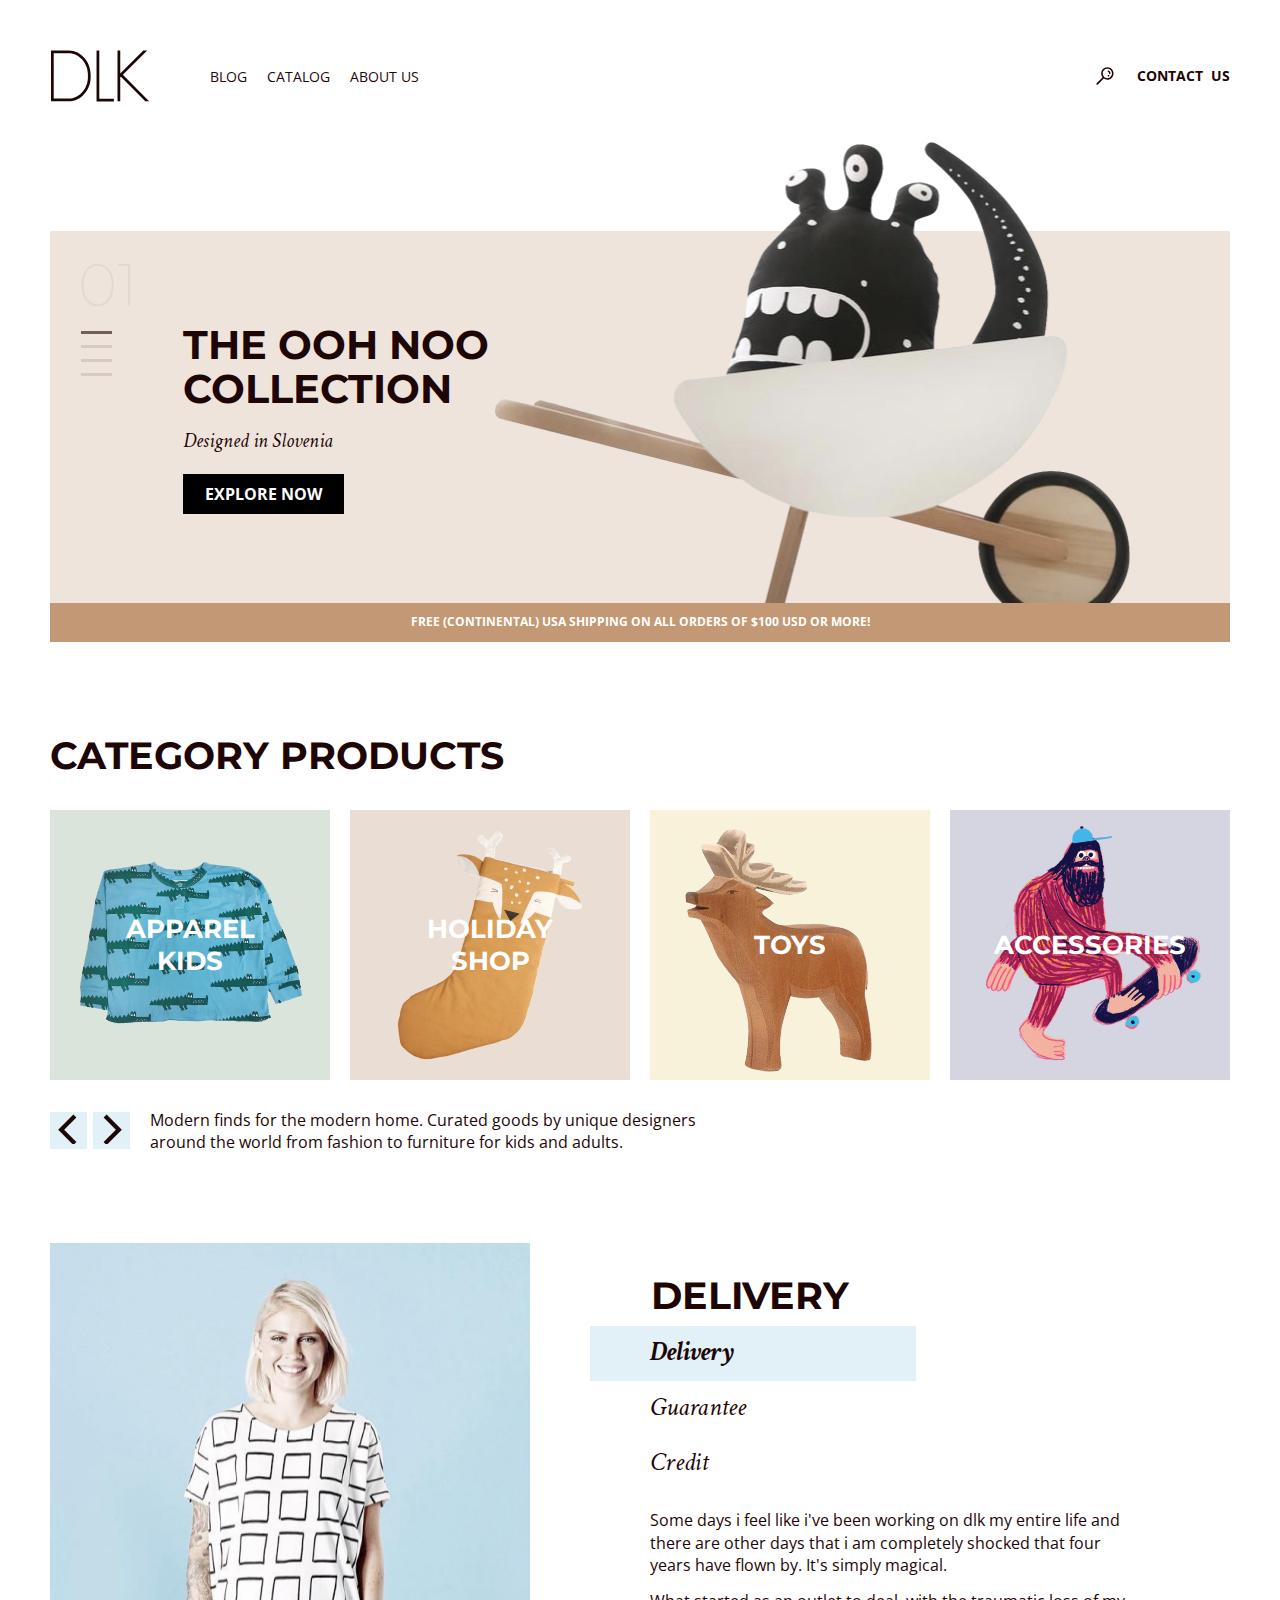
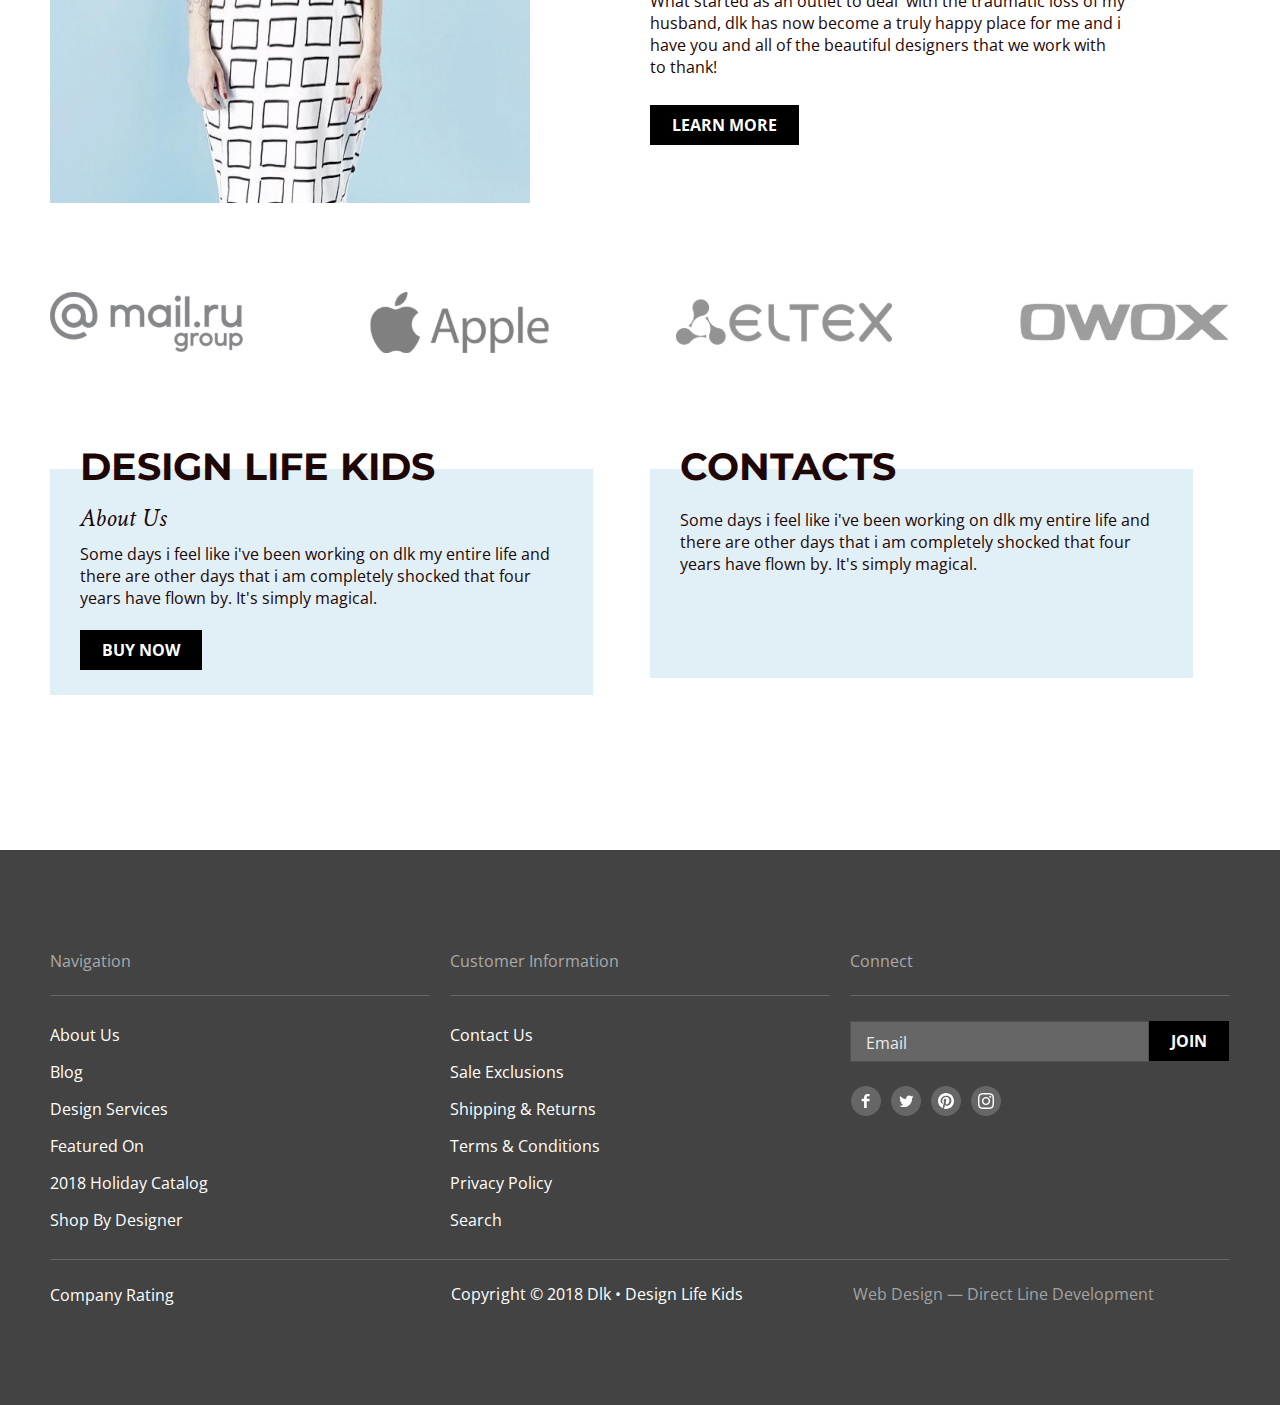
<file: FIRST-SITE/index.html>
<!DOCTYPE html>
<html lang="en">
<head>
	<meta charset="UTF-8">
	<meta http-equiv="X-UA-Compatible" content="IE=edge">
	<meta name="viewport" content="width=device-width, initial-scale=1.0">
	<link rel="preconnect" href="https://fonts.googleapis.com">
	<link rel="preconnect" href="https://fonts.gstatic.com" crossorigin>
	<link href="https://fonts.googleapis.com/css2?family=Archivo:wght@700&family=Crimson+Text:ital,wght@1,400;1,700&family=Lato:wght@700&family=Montserrat:wght@200;300;600;700&family=Open+Sans:wght@400;700&family=Roboto&display=swap" rel="stylesheet">
	<link rel="stylesheet" href="./css/normolize.css">
	<link rel="stylesheet" href="./css/common.css">
	<link rel="stylesheet" href="./css/min-style.css">
	<title>Main</title>
</head>
<body>
	<div class="wrapper"> 
		<header class="header">
			<div class="container container-header">
					<div class="logo">
						<a href="./index.html">
							<img class="logo__img" src="./assets/image/LOGO.svg" width="100" height="52" alt="logo">
						</a>
					</div>
					<nav class="nav">
						<ul class="list-header">
							<li class="list-header__item"><a href="./pages/blog.html" class="list-header__link">blog</a></li>
							<li class="list-header__item"><a href="./pages/catalog.html" class="list-header__link">catalog</a></li>
							<li class="list-header__item"><a href="#" class="list-header__link">about us</a></li>
						</ul>
					</nav>
				<div class="list-right">
					<div class="list-right__search">
						<img class="list-right__icon" src="./assets/icon/search.svg" width="24" height="24" alt="search-image">
					</div>
					<a href="./pages/contact-us.html" class="list-right__link">contact us</a>
				</div>
			</div>
		</header>
		<main class="main">
			<section class="section section-banner">
				<div class="container container-banner">
					<ul class="list-banner" id="banner">
						<li class="list-banner__item">
							<form id="control" class="control">
								<p class="control__number" id="numberjs">01</p>
								<div class="control__btn">
									<input class="control__radio" id="radio-1" type="radio" name="changes" data-value="brown" value="1" checked>
									<label class="control__label" for="radio-1"></label>
								</div>
								<div class="control__btn">
									<input class="control__radio" id="radio-2" type="radio" name="changes" data-value="pink" value="2">
									<label class="control__label" for="radio-2"></label>
								</div>
								<div class="control__btn">
									<input class="control__radio" id="radio-3" type="radio" name="changes" data-value="green" value="3">
									<label class="control__label" for="radio-3"></label>
								</div>
								<div class="control__btn">
									<input class="control__radio" id="radio-4" type="radio" name="changes" data-value="red" value="4">
									<label class="control__label" for="radio-4"></label>
								</div>
							</form>
						</li>
						<li class="list-banner__item">
							<div class="column">
								<h2 class="column__title" id="title">The ooh noo collection</h2>
								<p class="column__italic">Designed in Slovenia</p>
								<button type="button" name="Explore-now" class="column__button button">Explore now</button>
							</div>
						</li>
						<li class="list-banner__item">
							<div class="banner-image">
								<img src="./assets/image/thoohnoo-image.png" width="635" height="461" alt="explore-image">
							</div>
						</li>
					</ul>
				</div>
				<div class="container bottom-text">
					<p class="bottom-text__content">Free (continental) USA shipping on all orders of $100 USD or more!</p>
				</div>
			</section>
			<section class="section section-category">
				<div class="container container-category">
					<h2 class="section-category__title">Category Products</h2>
					<ul class="category">
						<li class="category__cards category__cards-apparel">
							<img class="img-apparel" src="./assets/image/apparel-kids.png" width="244" height="177" alt="APPAREL KIDS">
							<a href="../FIRST-SITE/pages/toy-for-kids.html" class="category__cards-link">APPAREL KIDS</a>
						</li>
						<li class="category__cards category__cards-holiday">
							<img src="./assets/image/holiday-shop.png" width="208" height="244" alt="HOLIDAY SHOP">
							<a href="../FIRST-SITE/pages/toy-for-kids.html" class="category__cards-link">HOLIDAY SHOP</a>
						</li>
						<li class="category__cards category__cards-toys">
							<img src="./assets/image/toys.png" width="270" height="270" alt="TOYS">
							<a href="../FIRST-SITE/pages/toy-for-kids.html" class="category__cards-link">TOYS</a>
						</li>
						<li class="category__cards category__cards-accessories">
							<img src="./assets/image/accessories.png" width="240" height="250" alt="ACCESSORIES">
							<a href="../FIRST-SITE/pages/toy-for-kids.html" class="category__cards-link card-link-acc">ACCESSORIES</a>
						</li>
						<li style="display: none" class="category__cards category__cards-sale">
							<img src="./assets/image/sale.png" width="248" height="248" alt="SALE">
							<a href="#" class="category__cards-link">SALE</a>
						</li>
						<li style="display: none" class="category__cards category__cards-adults">
							<img src="./assets/image/apparel-adults.png" width="271" height="204" alt="APPAREL ADULTS">
							<a href="#" class="category__cards-link">APPAREL ADULTS</a>
						</li>
					</ul>
					<div class="switch">
						<div class="switch__left">
							<button type="button" class="switch__left-arrow"></button>
						</div>
						<div class="switch__right">
							<button type="button" class="switch__right-arrow"></button>
						</div>
						<p class="switch__text">Modern finds for the modern home. Curated goods by unique designers around the world from fashion to furniture for kids and adults.</p>
					</div>
				</div>
			</section>
			<section class="section section-delivery">
				<div class="container container-delivery">
					<div class="section-delivery__image">
						<img src="./assets/image/woman.jpg" width="480" height="560" alt="woman">
					</div>
					<div class="delivery">
						<h2 class="delivery__title">Delivery</h2>
						<div class="delivery__inscription">
							<p class="delivery__inscription-title">Delivery</p>
						</div>
							<p class="delivery__inscription-guarantee">Guarantee</p>
							<p class="delivery__inscription-credit">Credit</p>
							<p class="delivery__inscription-text text-some-days">Some days i feel like i've been working on dlk my entire life and there are other days that i am completely shocked that four years have flown by. It's simply magical.</p>
							<p class="delivery__inscription-text text-what-started">What started as an outlet to deal &nbsp;with the traumatic loss of my husband, dlk has now become a truly happy place for me and i have you and all of the beautiful designers that we work with &nbsp; to thank!</p>
						<a href="#" class="button button-learn-more">Learn More</a>
					</div>
				</div>
			</section>
			<section class="section section-work-with">
				<h2>work with</h2>
				<div class="container container-work-with">
					<ul class="list-work-with">
						<li class="list-work-with__item">
							<a class="img-mail" href="#"><img src="./assets/image/mail-group.svg" width="193" height="60" alt="mail-ru group"></a>
						</li>
						<li class="list-work-with__item">
							<a class="img-apple" href=""><img src="./assets/image/apple.svg" width="179" height="61" alt="apple"></a>
						</li>
						<li class="list-work-with__item">
							<a class="img-eltex" href=""><img src="./assets/image/eltex.svg" width="216" height="46" alt="eltex"></a>
						</li>
						<li class="list-work-with__item">
							<a class="img-owox" href=""><img src="./assets/image/owox.svg" width="211" height="40" alt="owox"></a> 
						</li>
					</ul>
				</div>
			</section>
			<section class="section section-about">
				<div class="container container-about">
					<div class="preview">
						<div class="preview__content">
							<h2 class="preview__title">Design Life Kids</h2>
							<a href="#" class="preview__link">About Us</a> 
							<p class="preview__text preview__text-buy-now">Some days i feel like i've been working on dlk my entire life and there are other days that i am completely shocked that four years have flown by. It's simply magical.</p>
							<a href="../FIRST-SITE/pages/toy-for-kids.html" class="preview__button button">Buy Now</a>
						</div>
					</div>
					<article class="contacts">
						<div class="contacts__content">
							<h2 class="contacts__title">Contacts</h2>
							<p class="contacts__text">Some days i feel like i've been working on dlk my entire life and there are other days that i am completely shocked that four years have flown by. It's simply magical.</p>
							<div class="contacts__map">
								<iframe class="contacts__map-iframe" src="https://www.google.com/maps/embed?pb=!1m18!1m12!1m3!1d2372.5510575195844!2d49.28803825162973!3d53.512214679916106!2m3!1f0!2f0!3f0!3m2!1i1024!2i768!4f13.1!3m3!1m2!1s0x416879ed1ada6fbd%3A0x751234490b1ca980!2sDirect%20Line%20Digital!5e0!3m2!1sru!2sru!4v1663870506192!5m2!1sru!2sru" width="483" height="196" style="border:0;" allowfullscreen="" loading="lazy" referrerpolicy="no-referrer-when-downgrade"></iframe>
							</div>
						</div>
					</article>
				</div>
			</section>
		</main>
		<footer class="footer">
			<div class="container container-footer">
				<div class="footer-list">
					<div class="footer-list__item">
						<p class="footer-list__text">Navigation</p>
						<div class="footer-list__line"></div>
						<ul class="column-list">
							<li class="column-list__item"><a href="#" class="column-list__link">About Us</a></li>
							<li class="column-list__item"><a href="#" class="column-list__link">Blog</a></li>
							<li class="column-list__item"><a href="#" class="column-list__link">Design Services</a></li>
							<li class="column-list__item"><a href="#" class="column-list__link">Featured On</a></li>
							<li class="column-list__item"><a href="#" class="column-list__link">2018 Holiday Catalog</a></li>
							<li class="column-list__item"><a href="#" class="column-list__link">Shop By Designer</a></li>
						</ul>
					</div>
					<div class="footer-list__item">
						<p class="footer-list__text">Customer Information</p>
						<div class="footer-list__line"></div>
						<ul class="column-list">
							<li class="column-list__item"><a href="#" class="column-list__link">Contact Us</a></li>
							<li class="column-list__item"><a href="#" class="column-list__link">Sale Exclusions</a></li>
							<li class="column-list__item"><a href="#" class="column-list__link">Shipping & Returns</a></li>
							<li class="column-list__item"><a href="#" class="column-list__link">Terms & Conditions</a></li>
							<li class="column-list__item"><a href="#" class="column-list__link">Privacy Policy</a></li>
							<li class="column-list__item"><a href="#" class="column-list__link">Search</a></li>
						</ul>
					</div>
					<article class="footer-list__item">
						<h2 class="visuallyhidden">Connect</h2>
						<p class="footer-list__text">Connect</p>
						<div class="footer-list__line"></div>
						<form class="form-email" action="#" method="POST">
							<div class="form-email__block">
								<input class="form-email__input" type= "text" name="email" placeholder="Email"> 
								<input class="form-email__button button" type="submit" value="Join">
							</div>
							</form>
							<div class="social"> 
								<a class="social__img social__img-facebook" href="#"></a>
								<a class="social__img social__img-twitter" href="#"></a>
								<a class="social__img social__img-pinterest" href="#"></a>
								<a class="social__img social__img-instagram" href="#"></a>
							</div>  
					</article>
				</div>
				<div class="line-max-width"></div>
				<div class="footer-bottom">
					<div class="footer-bottom-rating">
						<div class="rating-block">
							<p class="rating-block__txt">Company Rating</p>
							<div class="rating-mini">
								<div class="rating-area">
									<input type="radio" id="star-5" name="rating" value="5">
									<label class="label-rating" for="star-5" title="Оценка «5»"></label>	
									<input type="radio" id="star-4" name="rating" value="4">
									<label class="label-rating" for="star-4" title="Оценка «4»"></label>    
									<input type="radio" id="star-3" name="rating" value="3">
									<label class="label-rating" for="star-3" title="Оценка «3»"></label>  
									<input type="radio" id="star-2" name="rating" value="2">
									<label class="label-rating" for="star-2" title="Оценка «2»"></label>    
									<input type="radio" id="star-1" name="rating" value="1">
									<label class="label-rating" for="star-1" title="Оценка «1»"></label>
								</div> 
							</div>
						</div>
					</div>
						<p class="footer-bottom__copyright copyright">Copyright © 2018 Dlk • Design Life Kids</p>
						<a href="#" class="footer-bottom__web-design">Web Design — Direct Line Development</a>
				</div>
			</div>
		</footer>
		<section class="section-form">
			<h2 class="visuallyhidden">form</h2>
			<div class="container-form">
				<div class="popup"> 
					<form class="form" action="https://echo.htmlacademy.ru/" method="post">
						<div class="form__name">
							<label class="form__name-label" for="name">Name</label>
							<input class="form__name-input" type="text" id="name" name="user-name">
						</div>
						<div class="form__tel-email">
							<div class="form__tel">
								<label class="form__tel-label" for="phone">Phone</label>
								<input class="form__tel-input" type="tel" id="phone" name="user-phone">
							</div>
							<div class="form__email">
								<label class="form__email-label" for="email">Email</label>
								<input class="form__email-input" type="email" id="email" name="user-email">
							</div>
						</div>
						<div class="form__mess">
							<label class="form__mess-label" for="message">Message</label>
							<textarea class="form__mess-textarea" id="message" name="user-message"></textarea> 
						</div>
						<div class="form__check">
							<input class="input-check" type="checkbox" id="consent" name="consent">
							<label class="label-check" for="consent">By clicking on the button, you consent to the processing of your personal data</label>
							<button class="button button-submit" type="button">SUBMIT</button>
							<button disabled="disabled" class="button button-disabled" type="button">SUBMIT</button>
						</div>
					</form>
				</div>
				<button class="popup-close" type="button"></button>
			</div>
		</section>
	</div>
	<script src="./js/script.js"></script>
</body>
</html>
</file>
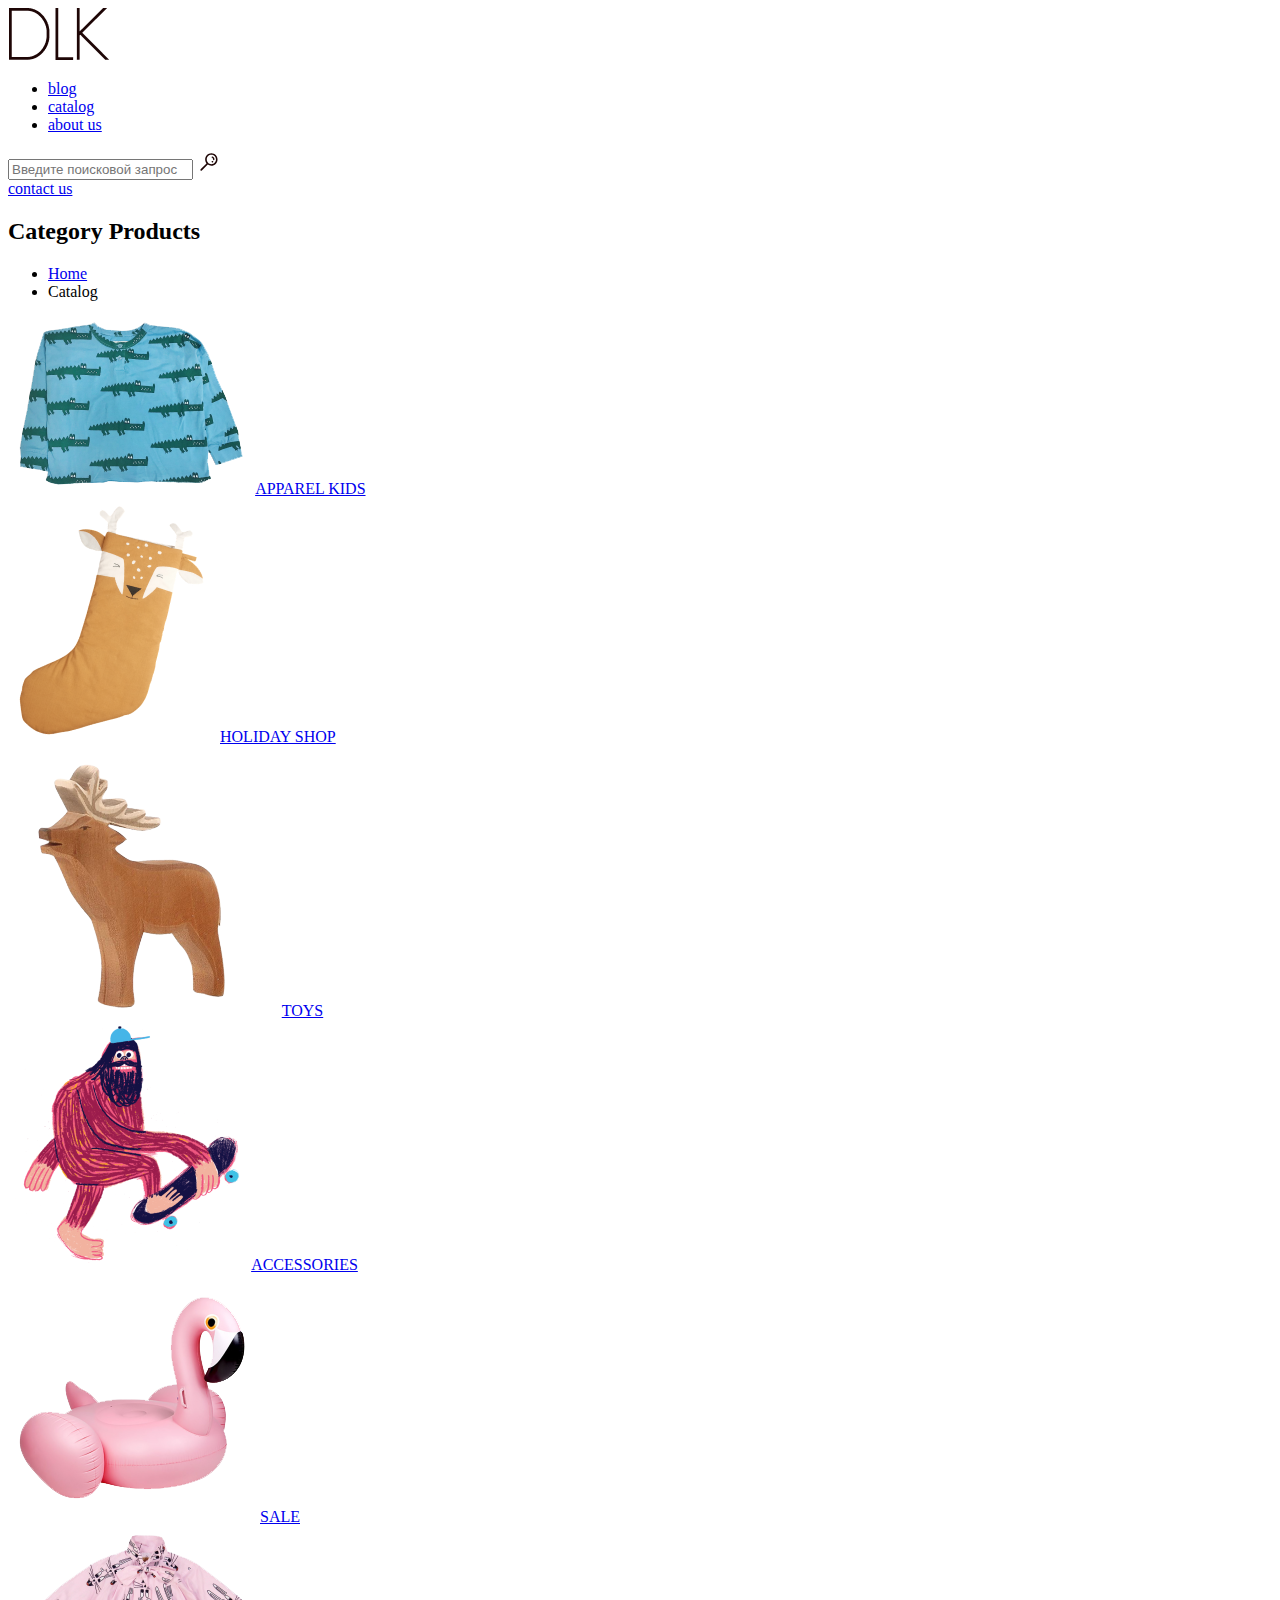
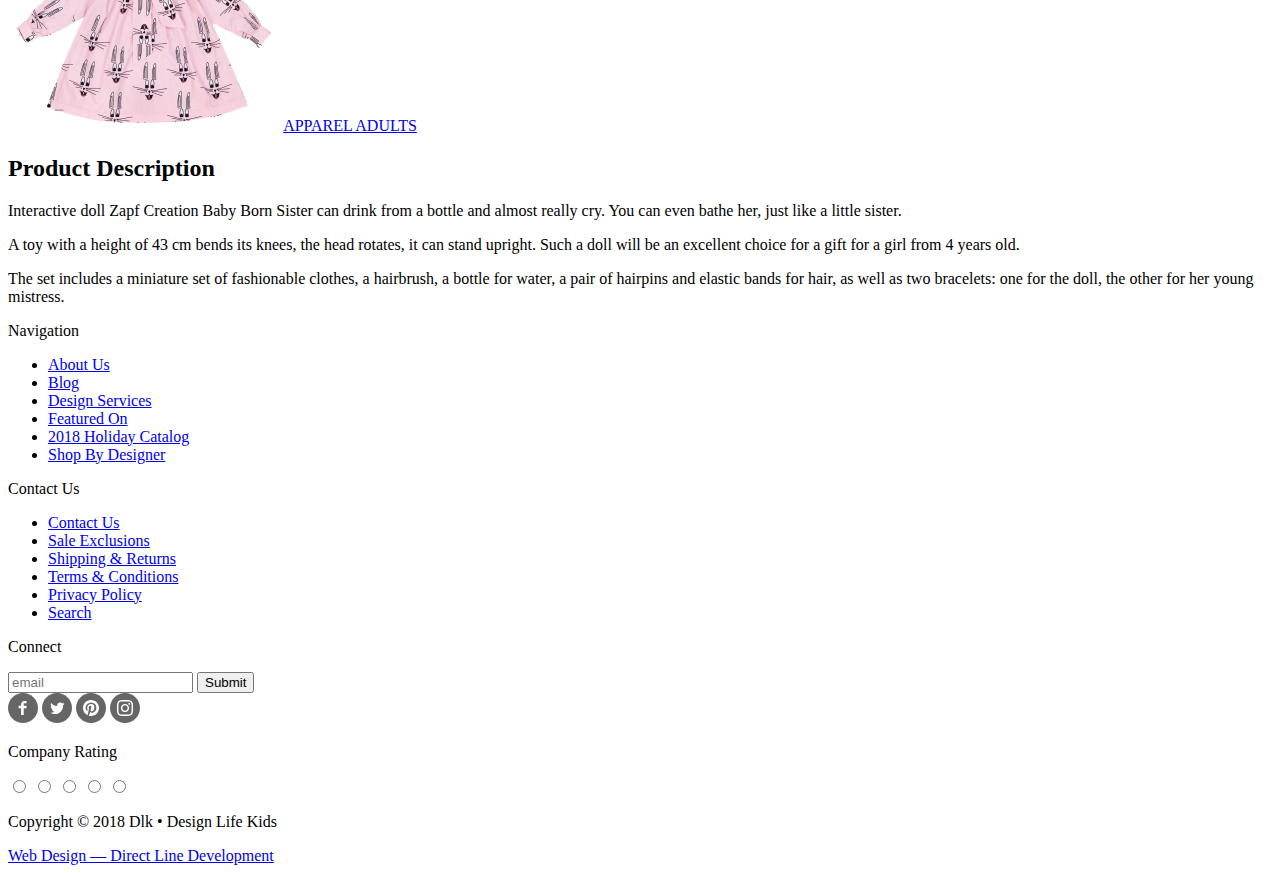
<file: FIRST-SITE/catalog/catalog.html>
<!DOCTYPE html>
<html lang="en">
<head>
	<meta charset="UTF-8">
	<meta http-equiv="X-UA-Compatible" content="IE=edge">
	<meta name="viewport" content="width=device-width, initial-scale=1.0">
	<title>Catalog</title>
</head>
<body>
	<div class="wrapper">
		<header class="header">
			<div class="container container__header">
				<div class="nav__container">
					<div class="logo">
						<a href="../../FIRST-SITE/index.html">
							<img src="../assets/image/LOGO.png" alt="logo">
						</a>
					</div>
					<nav class="nav">
						<ul class="list list__header">
							<li class="item item__header"><a href="#" class="link link__header">blog</a></li>
							<li class="item item__header"><a href="#" class="link link__header">catalog</a></li>
							<li class="item item__header"><a href="#" class="link link__header">about us</a></li>
						</ul>
					</nav>
				</div>
				<div class="search-contact-us">
					<div class="search">
						<input type="text" class="search-field" placeholder="Введите поисковой запрос">
						<img src="../assets/icon/search.svg" alt="search-image" class="search-icon">
					</div>
					<a href="#" class="link link__contact-us">contact us</a>
				</div>
			</div>
		</header>
		<main>
			<section class="section section__title-and-breadcrumb"> <!--эта секия на всех страницах кроме главной повторяется-->
				<div class="container container__title-and-breadcrumb">
					<h2 class="title-category">Category Products</h2>
					<ul class="breadcrumb"> <!--хлебным крошкам значек-стрелку добавим как псевдоэлемент через css с помощью li::before-->
						<li><a href="../../FIRST-SITE/index.html">Home</a></li>
						<li>Catalog</li>
					</ul>
				</div>
			</section>
			<section class="section section__category">
				<div class="container container__category">
						<div class="category-line-1">
							<div class="cards">
								<img src="../assets/image/apparel-kids.png" alt="APPAREL KIDS">
								<a href="#" class="cards-link">APPAREL KIDS</a>
							</div>
							<div class="cards">
								<img src="../assets/image/holiday-shop.png" alt="HOLIDAY SHOP">
								<a href="#" class="cards-link">HOLIDAY SHOP</a>
							</div>
							<div class="cards">
								<img src="../assets/image/toys.png" alt="TOYS">
								<a href="#" class="cards-link">TOYS</a>
							</div>
						</div>
						<div class="category-line-2">
							<div class="cards">
								<img src="../assets/image/accessories.png" alt="ACCESSORIES">
								<a href="#" class="cards-link">ACCESSORIES</a>
							</div>
							<div class="cards">
								<img src="../assets/image/sale.png" alt="SALE">
								<a href="#" class="cards-link">SALE</a>
							</div>
							<div class="cards">
								<img src="../assets/image/apparel-adults.png" alt="APPAREL ADULTS">
								<a href="#" class="cards-link">APPAREL ADULTS</a>
							</div>	
						</div>
				</div>
			</section>
			<section class="section section__text">
				<div class="container container__description">
					<h2 class="title-description">Product Description</h2>
					<p class="description">Interactive doll Zapf Creation Baby Born Sister can drink from a bottle and almost really cry. You can even bathe her, just like a little sister.</p>
					<p class="description">A toy with a height of 43 cm bends its knees, the head rotates, it can stand upright. Such a doll will be an excellent choice for a gift for a girl from 4 years old.</p>
					<p class="description">The set includes a miniature set of fashionable clothes, a hairbrush, a bottle for water, a pair of hairpins and elastic bands for hair, as well as two bracelets: one for the doll, the other for her young mistress.</p>
				</div>
			</section>
		</main>
		<footer class="footer">
			<div class="container container__footer">
				<div class="nuv-cus-con">
					<div class="navigation">
						<p class="text-footer text__navigation">Navigation</p>
						<div class="line"></div> <!--здесь будет линия футера отчерчивающая navigation от ссылок ниже-->
						<ul class="list list__footer-nav">
							<li class="item item__footer"><a href="#" class="link link__footer">About Us</a></li>
							<li class="item item__footer"><a href="#" class="link link__footer">Blog</a></li>
							<li class="item item__footer"><a href="#" class="link link__footer">Design Services</a></li>
							<li class="item item__footer"><a href="#" class="link link__footer">Featured On</a></li>
							<li class="item item__footer"><a href="#" class="link link__footer">2018 Holiday Catalog</a></li>
							<li class="item item__footer"><a href="#" class="link link__footer">Shop By Designer</a></li>
						</ul>
					</div>
					<div class="customer-info">
						<p class="text-footer text__customer-info">Contact Us</p>
						<div class="line"></div> <!--здесь будет линия футера отчерчивающая customer-info от ссылок ниже-->
						<ul class="list list__footer-cus">
							<li class="item item__footer"><a href="#" class="link link__footer">Contact Us</a></li>
							<li class="item item__footer"><a href="#" class="link link__footer">Sale Exclusions</a></li>
							<li class="item item__footer"><a href="#" class="link link__footer">Shipping & Returns</a></li>
							<li class="item item__footer"><a href="#" class="link link__footer">Terms & Conditions</a></li>
							<li class="item item__footer"><a href="#" class="link link__footer">Privacy Policy</a></li>
							<li class="item item__footer"><a href="#" class="link link__footer">Search</a></li>
						</ul>
					</div>
					<article class="connect">
						<p class="text-footer text__connect">Connect</p>
						<div class="line"></div> <!--здесь будет линия футера отчерчивающая connect от формы поиска-->
						<form action="#" method="POST">
							<input type= "text" name="email" placeholder="email"> 
							<input type="submit">
							<div class="social"> <!--так же загрузил бы через стили-->
								<a href="#"><img src="../assets/icon/Facebook.svg" alt="facebook"></a>
								<a href="#"><img src="../assets/icon/Twitter.svg" alt="twitter"></a>
								<a href="#"><img src="../assets/icon/Pinterest.svg" alt="pinterest"></a>
								<a href="#"><img src="../assets/icon/Instagram.svg" alt="inst"></a> 
							</div>
							</form>  
					</article>
				</div>
				<div class="line-allwidth"></div> <!--здесь будет линия футера отчерчивающая всю ширину контейнера под предыдущим блоком-->
				<div class="com-cop-des">
					<div class="company-rating">
						<p class="text-footer text__company-rating">Company Rating</p>
						<div class="rating-area">
							<input type="radio" id="star-5" name="rating" value="5">
							<label for="star-5" title="«5»"></label>	
							<input type="radio" id="star-4" name="rating" value="4">
							<label for="star-4" title="«4»"></label>    
							<input type="radio" id="star-3" name="rating" value="3">
							<label for="star-3" title="«3»"></label>  
							<input type="radio" id="star-2" name="rating" value="2">
							<label for="star-2" title="«2»"></label>    
							<input type="radio" id="star-1" name="rating" value="1">
							<label for="star-1" title="«1»"></label>
						</div>
					</div>
						<p class="text-footer text__copyright">Copyright © 2018 Dlk • Design Life Kids</p>
						<a href="#" class="web-design">Web Design — Direct Line Development</a>
				</div>
			</div>
		</footer>
	</div>
</body>
</html>
</file>
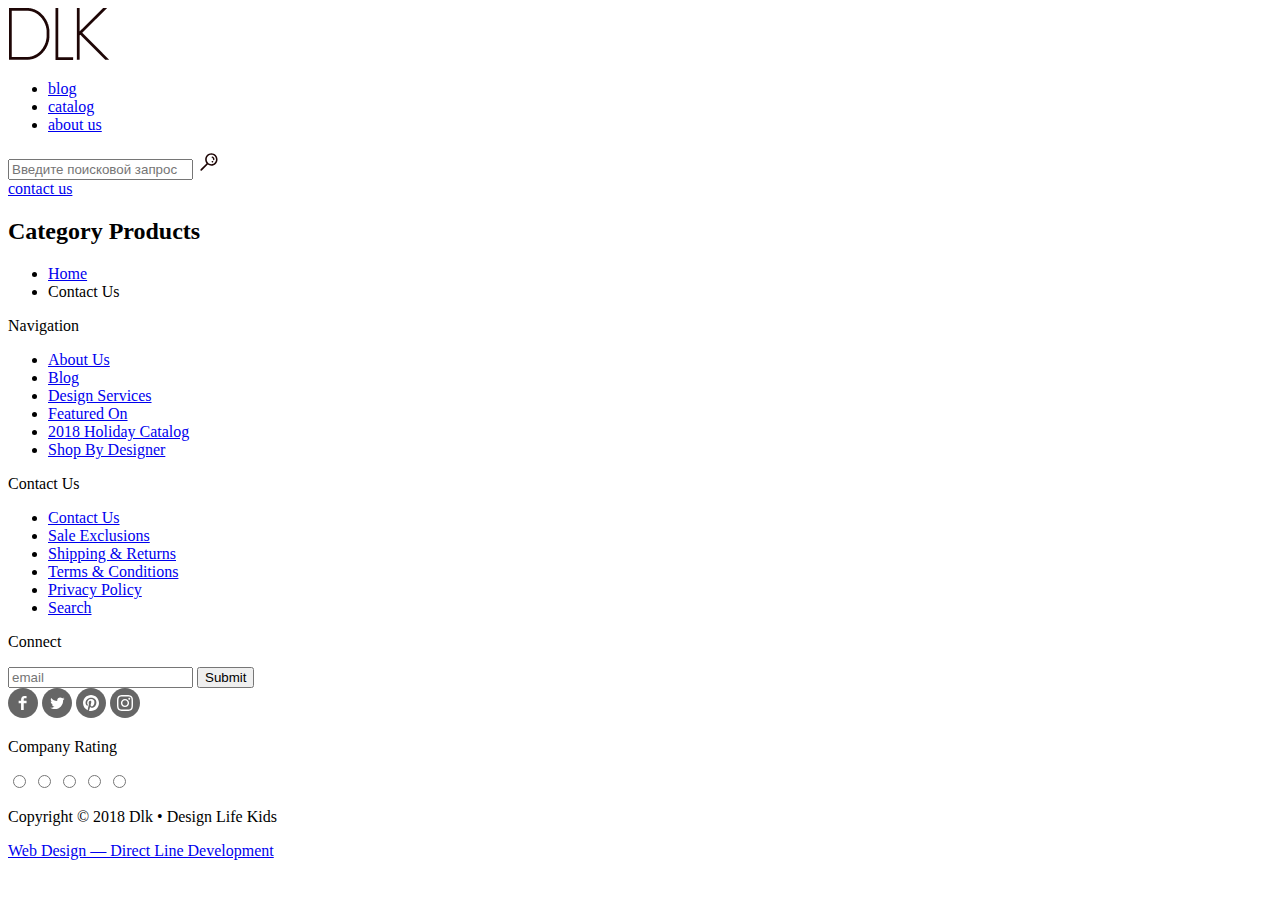
<file: FIRST-SITE/contact-us/contact-us.html>
<!DOCTYPE html>
<html lang="en">
<head>
	<meta charset="UTF-8">
	<meta http-equiv="X-UA-Compatible" content="IE=edge">
	<meta name="viewport" content="width=device-width, initial-scale=1.0">
	<title>Contact Us</title>
</head>
<body>
	<div class="wrapper">
		<header class="header">
			<div class="container container__header">
				<div class="nav__container">
					<div class="logo">
						<a href="../../FIRST-SITE/index.html">
							<img src="../assets/image/LOGO.png" alt="logo">
						</a>
					</div>
					<nav class="nav">
						<ul class="list list__header">
							<li class="item item__header"><a href="#" class="link link__header">blog</a></li>
							<li class="item item__header"><a href="#" class="link link__header">catalog</a></li>
							<li class="item item__header"><a href="#" class="link link__header">about us</a></li>
						</ul>
					</nav>
				</div>
				<div class="search-contact-us">
					<div class="search">
						<input type="text" class="search-field" placeholder="Введите поисковой запрос">
						<img src="../assets/icon/search.svg" alt="search-image" class="search-icon">
					</div>
					<a href="#" class="link link__contact-us">contact us</a>
				</div>
			</div>
		</header>
		<main>
			<section class="section section__title-and-breadcrumb"> <!--эта секия на всех страницах кроме главной повторяется-->
				<div class="container container__title-and-breadcrumb">
					<h2 class="title-category">Category Products</h2>
					<ul class="breadcrumb"> <!--хлебным крошкам значек-стрелку добавим как псевдоэлемент через css с помощью li::before-->
						<li><a href="../../FIRST-SITE/index.html">Home</a></li>
						<li>Contact Us</li>
					</ul>
				</div>
			</section>
			<section class="section section__category">
				<div class="container container__category"></div>
			</section>
		</main>
		<footer class="footer">
			<div class="container container__footer">
				<div class="nuv-cus-con">
					<div class="navigation">
						<p class="text-footer text__navigation">Navigation</p>
						<div class="line"></div> <!--здесь будет линия футера отчерчивающая navigation от ссылок ниже-->
						<ul class="list list__footer-nav">
							<li class="item item__footer"><a href="#" class="link link__footer">About Us</a></li>
							<li class="item item__footer"><a href="#" class="link link__footer">Blog</a></li>
							<li class="item item__footer"><a href="#" class="link link__footer">Design Services</a></li>
							<li class="item item__footer"><a href="#" class="link link__footer">Featured On</a></li>
							<li class="item item__footer"><a href="#" class="link link__footer">2018 Holiday Catalog</a></li>
							<li class="item item__footer"><a href="#" class="link link__footer">Shop By Designer</a></li>
						</ul>
					</div>
					<div class="customer-info">
						<p class="text-footer text__customer-info">Contact Us</p>
						<div class="line"></div> <!--здесь будет линия футера отчерчивающая customer-info от ссылок ниже-->
						<ul class="list list__footer-cus">
							<li class="item item__footer"><a href="#" class="link link__footer">Contact Us</a></li>
							<li class="item item__footer"><a href="#" class="link link__footer">Sale Exclusions</a></li>
							<li class="item item__footer"><a href="#" class="link link__footer">Shipping & Returns</a></li>
							<li class="item item__footer"><a href="#" class="link link__footer">Terms & Conditions</a></li>
							<li class="item item__footer"><a href="#" class="link link__footer">Privacy Policy</a></li>
							<li class="item item__footer"><a href="#" class="link link__footer">Search</a></li>
						</ul>
					</div>
					<article class="connect">
						<p class="text-footer text__connect">Connect</p>
						<div class="line"></div> <!--здесь будет линия футера отчерчивающая connect от формы поиска-->
						<form action="#" method="POST">
							<input type= "text" name="email" placeholder="email"> 
							<input type="submit">
							<div class="social"> <!--так же загрузил бы через стили-->
								<a href="#"><img src="../assets/icon/Facebook.svg" alt="facebook"></a>
								<a href="#"><img src="../assets/icon/Twitter.svg" alt="twitter"></a>
								<a href="#"><img src="../assets/icon/Pinterest.svg" alt="pinterest"></a>
								<a href="#"><img src="../assets/icon/Instagram.svg" alt="inst"></a> 
							</div>
							</form>  
					</article>
				</div>
				<div class="line-allwidth"></div> <!--здесь будет линия футера отчерчивающая всю ширину контейнера под предыдущим блоком-->
				<div class="com-cop-des">
					<div class="company-rating">
						<p class="text-footer text__company-rating">Company Rating</p>
						<div class="rating-area">
							<input type="radio" id="star-5" name="rating" value="5">
							<label for="star-5" title="«5»"></label>	
							<input type="radio" id="star-4" name="rating" value="4">
							<label for="star-4" title="«4»"></label>    
							<input type="radio" id="star-3" name="rating" value="3">
							<label for="star-3" title="«3»"></label>  
							<input type="radio" id="star-2" name="rating" value="2">
							<label for="star-2" title="«2»"></label>    
							<input type="radio" id="star-1" name="rating" value="1">
							<label for="star-1" title="«1»"></label>
						</div>
					</div>
						<p class="text-footer text__copyright">Copyright © 2018 Dlk • Design Life Kids</p>
						<a href="#" class="web-design">Web Design — Direct Line Development</a>
				</div>
			</div>
		</footer>
	</div>
</body>
</html>
</file>
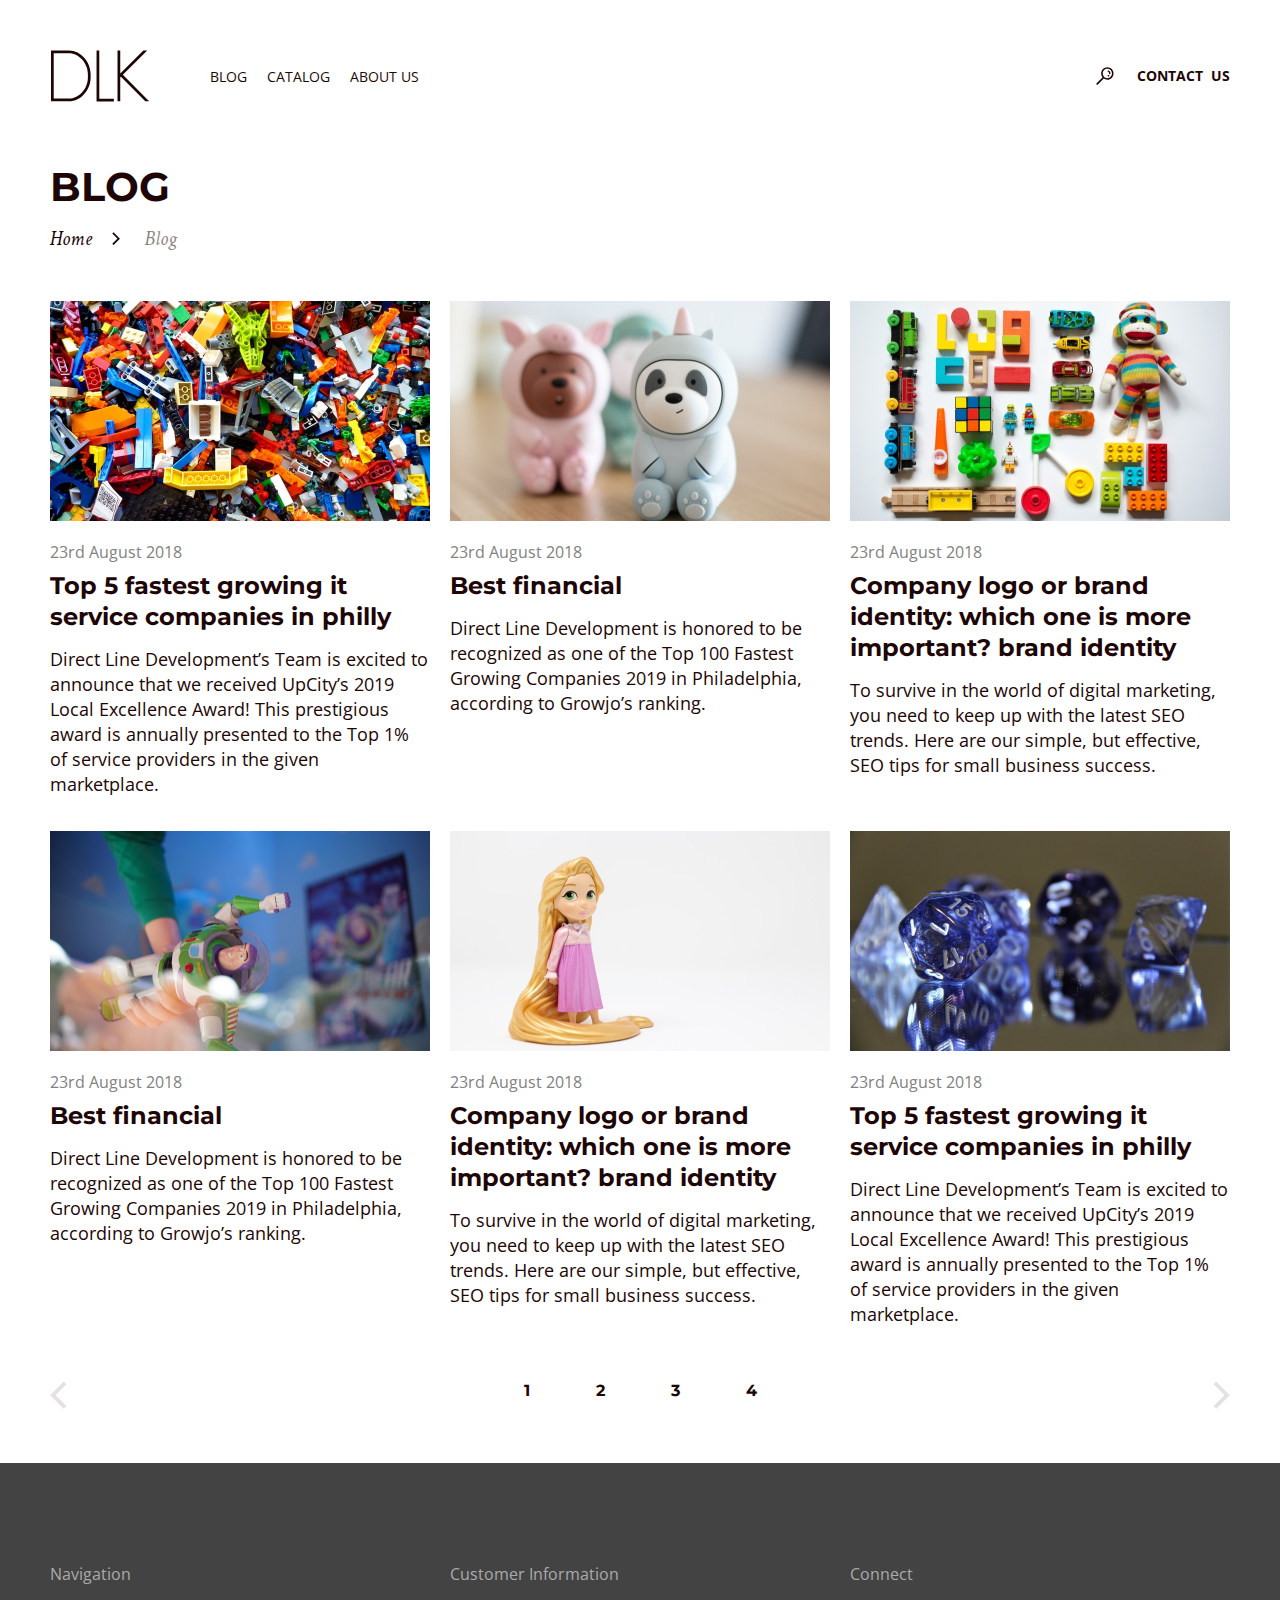
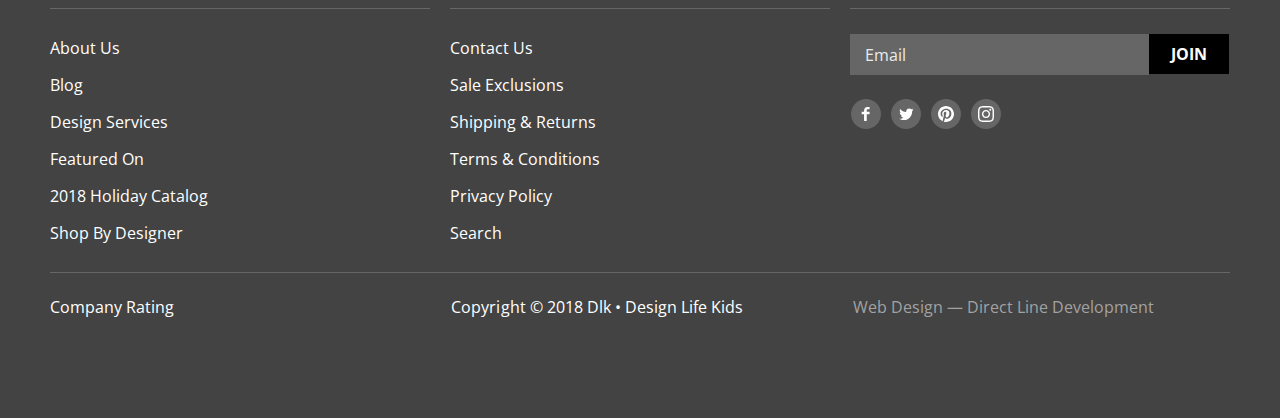
<file: FIRST-SITE/pages/blog.html>
<!DOCTYPE html>
<html lang="en">
<head>
	<meta charset="UTF-8">
	<meta http-equiv="X-UA-Compatible" content="IE=edge">
	<meta name="viewport" content="width=device-width, initial-scale=1.0">
	<link rel="preconnect" href="https://fonts.googleapis.com">
	<link rel="preconnect" href="https://fonts.gstatic.com" crossorigin>
	<link href="https://fonts.googleapis.com/css2?family=Archivo:wght@700&family=Crimson+Text:ital,wght@1,400;1,700&family=Lato:wght@700&family=Montserrat:wght@200;300;600;700&family=Open+Sans:wght@400;700&family=Roboto&display=swap" rel="stylesheet">
	<link rel="stylesheet" href="../css/normolize.css">
	<link rel="stylesheet" href="../css/common.css">
	<link rel="stylesheet" href="../css/min-blog.css">
	<title>Blog</title>
</head>
<body>
	<div class="wrapper">
		<header class="header">
			<div class="container container-header">
					<div class="logo">
						<a href="../index.html">
							<img class="logo__img" src="../assets/image/LOGO.svg" width="100" height="52" alt="logo">
						</a>
					</div>
					<nav class="nav">
						<ul class="list-header">
							<li class="list-header__item"><a href="../pages/blog.html" class="list-header__link">blog</a></li>
							<li class="list-header__item"><a href="../pages/catalog.html" class="list-header__link">catalog</a></li>
							<li class="list-header__item"><a href="#" class="list-header__link">about us</a></li>
						</ul>
					</nav>
				<div class="list-right">
					<div class="list-right__search">
						<img class="list-right__icon" src="../assets/icon/search.svg" width="24" height="24" alt="search-image">
					</div>
					<a href="../pages/contact-us.html" class="list-right__link">contact us</a>
				</div>
			</div>
		</header>
		<main>
			<section class="section section-title-and-breadcrumb"> 
				<div class="container container-title-and-breadcrumb">
					<h2 class="title-blog">BLog</h2>
					<ul class="breadcrumb"> 
						<li class="breadcrumb__item"><a class="breadcrumb__link" href="../index.html">Home</a></li>
						<li class="breadcrumb__item"><a class="breadcrumb__link" href="../pages/blog.html">Blog</a></li>
					</ul>
				</div>
			</section>
			<section class="section section-content">
				<h2 class="visuallyhidden">content</h2>
				<div class="container container-content">
					<ul class="cards-list">
						<li class="cards-list__item cards-list__item-mr">
							<a class="link-transform" href="">
								<img class="cards-list__img" src="../assets/image/tale1.jpg" alt="Top 5 fastest growing it service companies in philly" width="380" height="220">
							</a>
							<p class="cards-list__date">23rd August 2018</p>
							<p class="link-transform"><a href="#" class="cards-list__title">Top 5 fastest growing it service companies in philly</a></p>
							<p class="cards-list__text">Direct Line Development’s Team is excited to announce that we received UpCity’s 2019 Local Excellence Award! This prestigious award is annually presented to the Top 1% of service providers in the given marketplace.</p>
						</li>
						<li class="cards-list__item cards-list__item-mr">
							<a class="link-transform" href="">
								<img class="cards-list__img" src="../assets/image/tale2.jpg" alt="Best financial" width="380" height="220">
							</a>
							<p class="cards-list__date">23rd August 2018</p>
							<p class="link-transform"><a href="#" class="cards-list__title">Best financial</a></p>
							<p class="cards-list__text">Direct Line Development is honored to be recognized as one of the Top 100 Fastest Growing Companies 2019 in Philadelphia, according to Growjo’s ranking.</p>
						</li>
						<li class="cards-list__item">
							<a class="link-transform" href="">
								<img class="cards-list__img" src="../assets/image/tale3.jpg" alt="Company logo or brand identity: which one is more important? brand identity" width="380" height="220">
							</a>
							<p class="cards-list__date">23rd August 2018</p>
							<p class="link-transform"><a href="#" class="cards-list__title">Company logo or brand identity: which one is more important? brand identity</a></p>
							<p class="cards-list__text">To survive in the world of digital marketing, you need to keep up with the latest SEO trends. Here are our simple, but effective, SEO tips for small business success.</p>
						</li>
						<li class="cards-list__item cards-list__item-mr">
							<a class="link-transform" href="">
								<img class="cards-list__img" src="../assets/image/tale4.jpg" alt="Best financial" width="380" height="220">
							</a>
							<p class="cards-list__date">23rd August 2018</p>
							<p class="link-transform"><a href="#" class="cards-list__title">Best financial</a></p>
							<p class="cards-list__text">Direct Line Development is honored to be recognized as one of the Top 100 Fastest Growing Companies 2019 in Philadelphia, according to Growjo’s ranking.</p>
						</li>
						<li class="cards-list__item cards-list__item-mr">
							<a class="link-transform" href="">
								<img class="cards-list__img" src="../assets/image/tale5.jpg" alt="Company logo or brand identity: which one is more important? brand identity" width="380" height="220">
							</a>
							<p class="cards-list__date">23rd August 2018</p>
							<p class="link-transform"><a href="#" class="cards-list__title">Company logo or brand identity: which one is more important? brand identity</a></p>
							<p class="cards-list__text">To survive in the world of digital marketing, you need to keep up with the latest SEO trends. Here are our simple, but effective, SEO tips for small business success.</p>
						</li>
						<li class="cards-list__item">
							<a class="link-transform" href="">
								<img class="cards-list__img" src="../assets/image/tale6.jpg" alt="Top 5 fastest growing it service companies in philly" width="380" height="220">
							</a>
							<p class="cards-list__date">23rd August 2018</p>
							<p class="link-transform"><a href="#" class="cards-list__title">Top 5 fastest growing it service companies in philly</a></p>
							<p class="cards-list__text">Direct Line Development’s Team is excited to announce that we received UpCity’s 2019 Local Excellence Award! This prestigious award is annually presented to the Top 1% of service providers in the given marketplace.</p>
						</li>
					</ul>
					<div class="switch">
						<button class="arrow arrow-left" type="button"></button>
						<ul class="list-pages">
							<li class="list-pages__item"><button class="list-pages__button" type="button">1</button></li>
							<li class="list-pages__item"><button class="list-pages__button" type="button">2</button></li>
							<li class="list-pages__item"><button class="list-pages__button" type="button">3</button></li>
							<li class="list-pages__item"><button class="list-pages__button" type="button">4</button></li>
						</ul>
						<button class="arrow arrow-right" type="button"></button>
					</div>
				</div>
			</section>
		</main>
		<footer class="footer">
			<div class="container container-footer">
				<div class="footer-list">
					<div class="footer-list__item">
						<p class="footer-list__text">Navigation</p>
						<div class="footer-list__line"></div>
						<ul class="column-list">
							<li class="column-list__item"><a href="#" class="column-list__link">About Us</a></li>
							<li class="column-list__item"><a href="#" class="column-list__link">Blog</a></li>
							<li class="column-list__item"><a href="#" class="column-list__link">Design Services</a></li>
							<li class="column-list__item"><a href="#" class="column-list__link">Featured On</a></li>
							<li class="column-list__item"><a href="#" class="column-list__link">2018 Holiday Catalog</a></li>
							<li class="column-list__item"><a href="#" class="column-list__link">Shop By Designer</a></li>
						</ul>
					</div>
					<div class="footer-list__item">
						<p class="footer-list__text">Customer Information</p>
						<div class="footer-list__line"></div>
						<ul class="column-list">
							<li class="column-list__item"><a href="#" class="column-list__link">Contact Us</a></li>
							<li class="column-list__item"><a href="#" class="column-list__link">Sale Exclusions</a></li>
							<li class="column-list__item"><a href="#" class="column-list__link">Shipping & Returns</a></li>
							<li class="column-list__item"><a href="#" class="column-list__link">Terms & Conditions</a></li>
							<li class="column-list__item"><a href="#" class="column-list__link">Privacy Policy</a></li>
							<li class="column-list__item"><a href="#" class="column-list__link">Search</a></li>
						</ul>
					</div>
					<article class="footer-list__item">
						<h2 class="visuallyhidden">Connect</h2>
						<p class="footer-list__text">Connect</p>
						<div class="footer-list__line"></div>
						<form class="form-email" action="#" method="POST">
							<div class="form-email__block">
								<input class="form-email__input" type= "text" name="email" placeholder="Email"> 
								<input class="form-email__button button" type="submit" value="Join">
							</div>
							</form>
							<div class="social"> 
								<a class="social__img social__img-facebook" href="#"></a>
								<a class="social__img social__img-twitter" href="#"></a>
								<a class="social__img social__img-pinterest" href="#"></a>
								<a class="social__img social__img-instagram" href="#"></a>
							</div>  
					</article>
				</div>
				<div class="line-max-width"></div>
				<div class="footer-bottom">
					<div class="footer-bottom-rating">
						<div class="rating-block">
							<p class="rating-block__txt">Company Rating</p>
							<div class="rating-mini">
								<div class="rating-area">
									<input type="radio" id="star-5" name="rating" value="5">
									<label class="label-rating" for="star-5" title="Оценка «5»"></label>	
									<input type="radio" id="star-4" name="rating" value="4">
									<label class="label-rating" for="star-4" title="Оценка «4»"></label>    
									<input type="radio" id="star-3" name="rating" value="3">
									<label class="label-rating" for="star-3" title="Оценка «3»"></label>  
									<input type="radio" id="star-2" name="rating" value="2">
									<label class="label-rating" for="star-2" title="Оценка «2»"></label>    
									<input type="radio" id="star-1" name="rating" value="1">
									<label class="label-rating" for="star-1" title="Оценка «1»"></label>
								</div> 
							</div>
						</div>
					</div>
						<p class="footer-bottom__copyright copyright">Copyright © 2018 Dlk • Design Life Kids</p>
						<a href="#" class="footer-bottom__web-design">Web Design — Direct Line Development</a>
				</div>
			</div>
		</footer>
	</div>
</body>
</html>
</file>
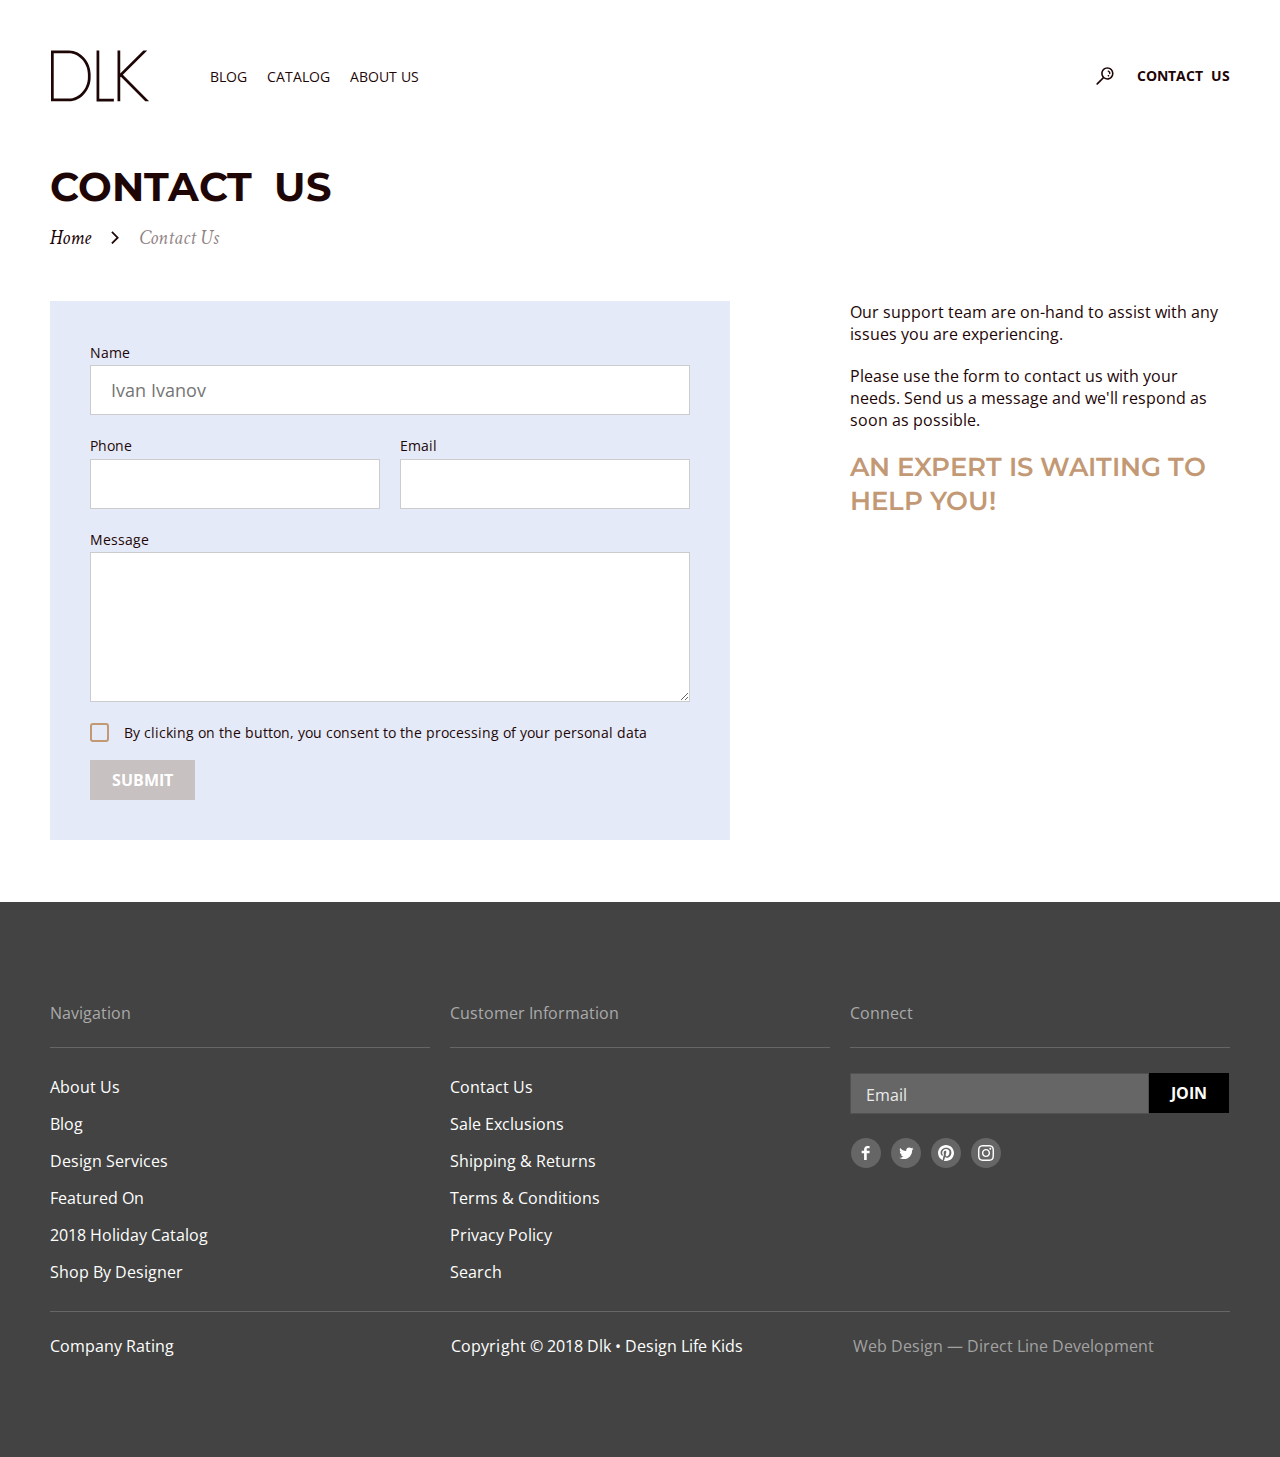
<file: FIRST-SITE/pages/contact-us.html>
<!DOCTYPE html>
<html lang="en">
<head>
	<meta charset="UTF-8">
	<meta http-equiv="X-UA-Compatible" content="IE=edge">
	<meta name="viewport" content="width=device-width, initial-scale=1.0">
	<link rel="preconnect" href="https://fonts.googleapis.com">
	<link rel="preconnect" href="https://fonts.gstatic.com" crossorigin>
	<link href="https://fonts.googleapis.com/css2?family=Archivo:wght@700&family=Crimson+Text:ital,wght@1,400;1,700&family=Lato:wght@700&family=Montserrat:wght@200;300;600;700&family=Open+Sans:wght@400;700&family=Roboto&display=swap" rel="stylesheet">
	<link rel="stylesheet" href="../css/common.css">
	<link rel="stylesheet" href="../css/normolize.css">
	<link rel="stylesheet" href="../css/min-contact.css">
	<title>Contact Us</title>
</head>
<body>
	<div class="wrapper">
		<header class="header">
			<div class="container container-header">
					<div class="logo">
						<a href="../index.html">
							<img class="logo__img" src="../assets/image/LOGO.svg" width="100" height="52" alt="logo">
						</a>
					</div>
					<nav class="nav">
						<ul class="list-header">
							<li class="list-header__item"><a href="../pages/blog.html" class="list-header__link">blog</a></li>
							<li class="list-header__item"><a href="../pages/catalog.html" class="list-header__link">catalog</a></li>
							<li class="list-header__item"><a href="#" class="list-header__link">about us</a></li>
						</ul>
					</nav>
				<div class="list-right">
					<div class="list-right__search">
						<img class="list-right__icon" src="../assets/icon/search.svg" width="24" height="24" alt="search-image">
					</div>
					<a href="../pages/contact-us.html" class="list-right__link">contact us</a>
				</div>
			</div>
		</header>
		<main>
			<section class="section section-title-and-breadcrumb"> 
				<div class="container container-title-and-breadcrumb">
					<h2 class="title-category">Contact &nbsp;Us</h2>
					<ul class="breadcrumb">
						<li class="breadcrumb__item"><a class="breadcrumb__link" href="../index.html">Home</a></li>
						<li class="breadcrumb__item"><a class="breadcrumb__link" href="../pages/contact-us.html">Contact Us</a></li>
					</ul>
				</div>
			</section>
			<section class="section section-form">
				<div class="container container-form">
					<div class="form">
						<form action="https://echo.htmlacademy.ru/" method="post">
							<div class="form__name">
								<label class="form__name-label" for="name">Name</label>
								<input class="form__name-input" type="text" id="name" name="user-name" placeholder="Ivan Ivanov">
							</div>
							<div class="form__tel-email">
								<div class="form__tel">
									<label class="form__tel-label" for="phone">Phone</label>
									<input class="form__tel-input" type="tel" id="phone" name="user-phone">
								</div>
								<div class="form__email">
									<label class="form__email-label" for="email">Email</label>
									<input class="form__email-input" type="email" id="email" name="user-email">
								</div>
							</div>
							<div class="form__mess">
								<label class="form__mess-label" for="message">Message</label>
								<textarea class="form__mess-textarea" id="message" name="user-message"></textarea> 
							</div>
							<div class="form__check">
								<input class="form__check-input" type="checkbox" id="consent" name="consent">
								<label class="form__check-label" for="consent">By clicking on the button, you consent to the processing of your personal data</label>
								<button class="button button-submit" type="button">SUBMIT</button>
								<button disabled="disabled" class="button button-disabled" type="button">SUBMIT</button>
							</div>
						</form>
					</div>
					<div class="content">
						<p class="content__text content__text-up">Our support team are on-hand to assist with any issues you are experiencing.</p>
						<p class="content__text content__text-down">Please use the form to contact us with your needs. Send us a message and we'll respond as soon as possible.</p>
						<h3 class="content__title">An expert is waiting to help you!</h3>
					</div>
				</div>
			</section>
		</main>
		<footer class="footer">
			<div class="container container-footer">
				<div class="footer-list">
					<div class="footer-list__item">
						<p class="footer-list__text">Navigation</p>
						<div class="footer-list__line"></div>
						<ul class="column-list">
							<li class="column-list__item"><a href="#" class="column-list__link">About Us</a></li>
							<li class="column-list__item"><a href="#" class="column-list__link">Blog</a></li>
							<li class="column-list__item"><a href="#" class="column-list__link">Design Services</a></li>
							<li class="column-list__item"><a href="#" class="column-list__link">Featured On</a></li>
							<li class="column-list__item"><a href="#" class="column-list__link">2018 Holiday Catalog</a></li>
							<li class="column-list__item"><a href="#" class="column-list__link">Shop By Designer</a></li>
						</ul>
					</div>
					<div class="footer-list__item">
						<p class="footer-list__text">Customer Information</p>
						<div class="footer-list__line"></div>
						<ul class="column-list">
							<li class="column-list__item"><a href="#" class="column-list__link">Contact Us</a></li>
							<li class="column-list__item"><a href="#" class="column-list__link">Sale Exclusions</a></li>
							<li class="column-list__item"><a href="#" class="column-list__link">Shipping & Returns</a></li>
							<li class="column-list__item"><a href="#" class="column-list__link">Terms & Conditions</a></li>
							<li class="column-list__item"><a href="#" class="column-list__link">Privacy Policy</a></li>
							<li class="column-list__item"><a href="#" class="column-list__link">Search</a></li>
						</ul>
					</div>
					<article class="footer-list__item">
						<h2 class="visuallyhidden">Connect</h2>
						<p class="footer-list__text">Connect</p>
						<div class="footer-list__line"></div>
						<form class="form-email" action="#" method="POST">
							<div class="form-email__block">
								<input class="form-email__input" type= "text" name="email" placeholder="Email"> 
								<input class="form-email__button button" type="submit" value="Join">
							</div>
							</form>
							<div class="social"> 
								<a class="social__img social__img-facebook" href="#"></a>
								<a class="social__img social__img-twitter" href="#"></a>
								<a class="social__img social__img-pinterest" href="#"></a>
								<a class="social__img social__img-instagram" href="#"></a>
							</div>  
					</article>
				</div>
				<div class="line-max-width"></div>
				<div class="footer-bottom">
					<div class="footer-bottom-rating">
						<div class="rating-block">
							<p class="rating-block__txt">Company Rating</p>
							<div class="rating-mini">
								<div class="rating-area">
									<input type="radio" id="star-5" name="rating" value="5">
									<label class="label-rating" for="star-5" title="Оценка «5»"></label>	
									<input type="radio" id="star-4" name="rating" value="4">
									<label class="label-rating" for="star-4" title="Оценка «4»"></label>    
									<input type="radio" id="star-3" name="rating" value="3">
									<label class="label-rating" for="star-3" title="Оценка «3»"></label>  
									<input type="radio" id="star-2" name="rating" value="2">
									<label class="label-rating" for="star-2" title="Оценка «2»"></label>    
									<input type="radio" id="star-1" name="rating" value="1">
									<label class="label-rating" for="star-1" title="Оценка «1»"></label>
								</div> 
							</div>
						</div>
					</div>
						<p class="footer-bottom__copyright copyright">Copyright © 2018 Dlk • Design Life Kids</p>
						<a href="#" class="footer-bottom__web-design">Web Design — Direct Line Development</a>
				</div>
			</div>
		</footer>
	</div>
</body>
</html>
</file>
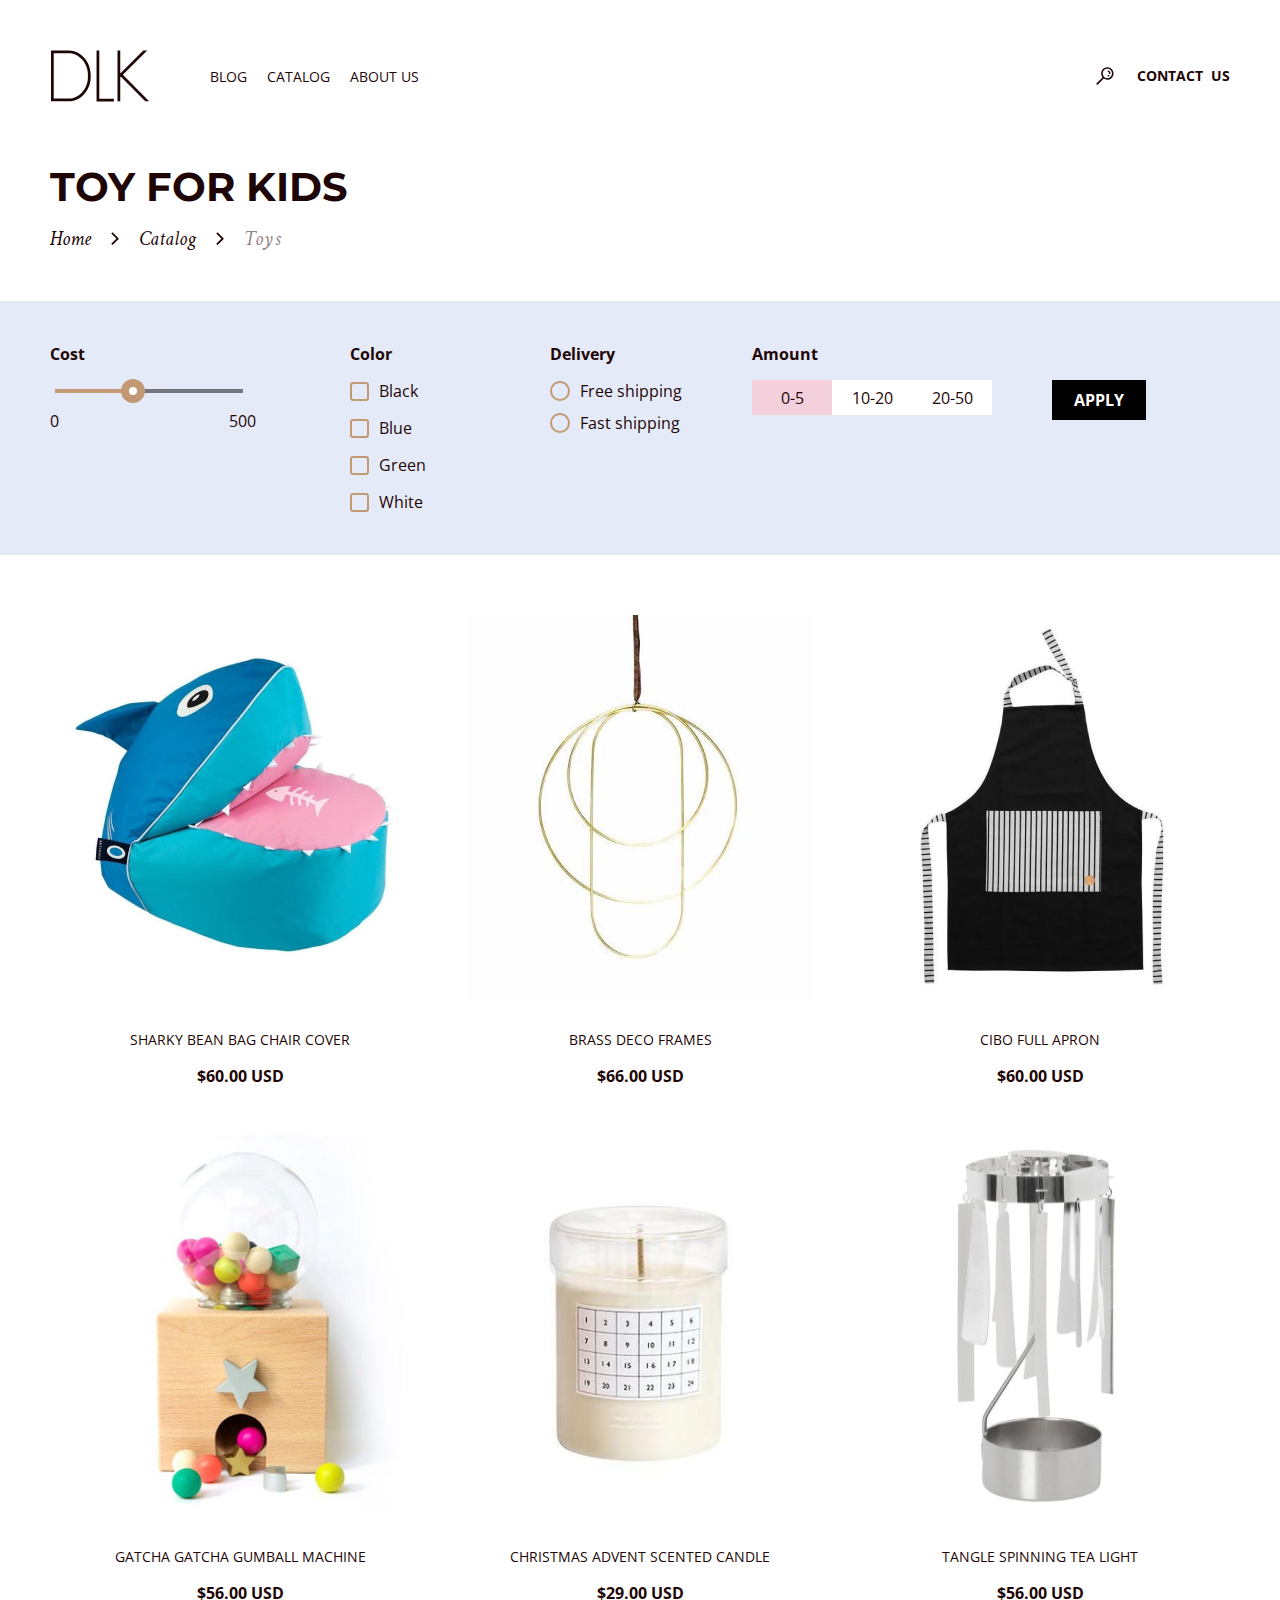
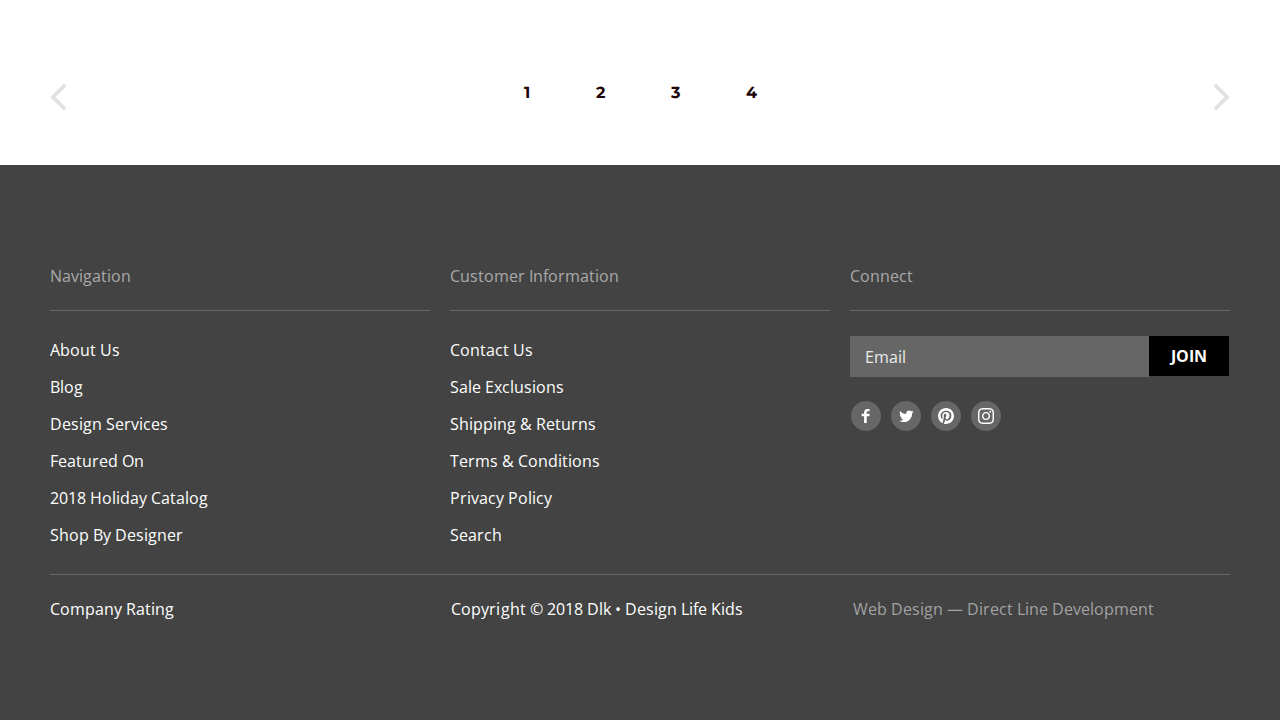
<file: FIRST-SITE/pages/toy-for-kids.html>
<!DOCTYPE html>
<html lang="en">
<head>
	<meta charset="UTF-8">
	<meta http-equiv="X-UA-Compatible" content="IE=edge">
	<meta name="viewport" content="width=device-width, initial-scale=1.0">
	<link rel="preconnect" href="https://fonts.googleapis.com">
	<link rel="preconnect" href="https://fonts.gstatic.com" crossorigin>
	<link href="https://fonts.googleapis.com/css2?family=Archivo:wght@700&family=Crimson+Text:ital,wght@1,400;1,700&family=Lato:wght@700&family=Montserrat:wght@200;300;600;700&family=Open+Sans:wght@400;700&family=Roboto&display=swap" rel="stylesheet">
	<link rel="stylesheet" href="../css/normolize.css">
	<link rel="stylesheet" href="../css/common.css">
	<link rel="stylesheet" href="../css/min-toy.css">
	<title>Toy for kids</title>
</head>
<body>
	<div class="wrapper">
		<header class="header">
			<div class="container container-header">
					<div class="logo">
						<a href="../index.html">
							<img class="logo__img" src="../assets/image/LOGO.svg" width="100" height="52" alt="logo">
						</a>
					</div>
					<nav class="nav">
						<ul class="list-header">
							<li class="list-header__item"><a href="../pages/blog.html" class="list-header__link">blog</a></li>
							<li class="list-header__item"><a href="../pages/catalog.html" class="list-header__link">catalog</a></li>
							<li class="list-header__item"><a href="#" class="list-header__link">about us</a></li>
						</ul>
					</nav>
				<div class="list-right">
					<div class="list-right__search">
						<img class="list-right__icon" src="../assets/icon/search.svg" width="24" height="24" alt="search-image">
					</div>
					<a href="../pages/contact-us.html" class="list-right__link">contact us</a>
				</div>
			</div>
		</header>
		<main>
			<section class="section section-title-and-breadcrumb"> 
				<div class="container container-title-and-breadcrumb">
					<h2 class="title-toy">Toy for kids</h2>
					<ul class="breadcrumb">
						<li class="breadcrumb__item"><a class="breadcrumb__link" href="../index.html">Home</a></li>
						<li class="breadcrumb__item"><a class="breadcrumb__link" href="../pages/catalog.html">Catalog</a></li>
						<li class="breadcrumb__item"><a class="breadcrumb__link" href="../pages/toy-for-kids.html">Toys</a></li>
					</ul>
				</div>
			</section>
			<section class="section section-parameters">
				<h2 class="visuallyhidden">parameters</h2>
				<div class="container container-parameters">
					<form class="form-parameters" action="https://echo.htmlacademy.ru/">
						<fieldset class="cost">
							<legend class="cost__legend">Cost</legend>
							<input type="range" value="40" min="0" max="100" step="1" class="cost__input-range">
							<div class="cost__p">
								<span class="cost__span">0</span>
								<span class="cost__span cost__right">500</span>
							</div>
						</fieldset>
							<fieldset class="color">
								<legend class="color__legend">Color</legend>
								<div class="check">
									<input class="color__input" type="checkbox" id="black" name="colors">
									<label class="color__label" for="black">Black</label>
								</div>
								<div class="check">
									<input class="color__input" type="checkbox" id="blue" name="colors">
									<label class="color__label" for="blue">Blue</label>
								</div>
								<div class="check">
									<input class="color__input" type="checkbox" id="green" name="colors">
									<label class="color__label" for="green">Green</label>
								</div>
								<div class="check">
									<input class="color__input" type="checkbox" id="white" name="colors">
									<label class="color__label" for="white">White</label>
								</div>
							</fieldset>
							<fieldset class="delivery">
								<legend class="delivery__legend">Delivery</legend>
								<div class="radio">
									<input class="delivery__input" type="radio" id="delivery-free" name="shipping">
									<label class="delivery__label" for="delivery-free">Free shipping</label>
								</div>
								<div class="radio">
									<input class="delivery__input" type="radio" id="delivery-fast" name="shipping">
									<label class="delivery__label" for="delivery-fast">Fast shipping</label>
								</div>
							</fieldset>
							<fieldset class="amount">
								<legend class="amount__legend">Amount</legend>
								<div class="amount__radio">
									<input class="amount__input inp-one" id="radio-1" type="radio" name="radio" value="1" checked>
									<label class="amount__label" for="radio-1">0-5</label>
								</div>
								<div class="amount__radio">
									<input class="amount__input inp-two" id="radio-2" type="radio" name="radio" value="2">
									<label class="amount__label" for="radio-2">10-20</label>
								</div>
								<div class="amount__radio">
									<input class="amount__input inp-tree" id="radio-3" type="radio" name="radio" value="3">
									<label class="amount__label" for="radio-3">20-50</label>
								</div>
							</fieldset>
							<button type="button" name="apply" class="button button-apply">Apply</button>
					</form>
				</div>
			</section>
			<section class="section section-products">
				<h2 class="visuallyhidden">products</h2>
				<div class="container container-products">
					<div class="products">
						<div class="block block-sharky">
							<img class="block__img" src="../assets/image/SHARKY.png" alt="Shark" width="380" height="385">
							<a class="link-learn" href="#">
								<div class="learn-more">
									<p class="link-learn__text">Learn more</p>
								</div>
							</a>
							<p class="block__signature">SHARKY BEAN BAG CHAIR COVER</p>
							<p class="block__price">$60.00 USD</p>
						</div>
						<div class="block block-brass">
							<img class="block__img" src="../assets/image/BRASS.png" alt="Brass" width="380" height="385">
							<a class="link-learn" href="#">
								<div class="learn-more">
									<p class="link-learn__text">Learn more</p>
								</div>
							</a>
							<p class="block__signature">BRASS DECO FRAMES</p>
							<p class="block__price">$66.00 USD</p>
						</div>
						<div class="block block-cibo">
								<img class="block__img" src="../assets/image/CIBO.png" alt="Cibo" width="380" height="385">
							<a class="link-learn" href="#">
								<div class="learn-more">
									<p class="link-learn__text">Learn more</p>
								</div>
							</a>
							<p class="block__signature">CIBO FULL APRON</p>
							<p class="block__price">$60.00 USD</p>
						</div>
						<div class="block block-gatcha">
							<img class="block__img" src="../assets/image/GATCHA.png" alt="Gatcha" width="380" height="385">
							<a class="link-learn" href="#">
								<div class="learn-more">
									<p class="link-learn__text">Learn more</p>
								</div>
							</a>
							<p class="block__signature">GATCHA GATCHA GUMBALL MACHINE</p>
							<p class="block__price">$56.00 USD</p>
						</div>
						<div class="block block-candle">
							<img class="block__img" src="../assets/image/CANDLE.png" alt="Candle" width="380" height="385">
							<a class="link-learn" href="#">
								<div class="learn-more">
									<p class="link-learn__text">Learn more</p>
								</div>
							</a>
							<p class="block__signature">CHRISTMAS ADVENT SCENTED CANDLE</p>
							<p class="block__price">$29.00 USD</p>
						</div>
						<div class="block block-tangle">
							<img class="block__img" src="../assets/image/TANGLE.png" alt="Tangle" width="380" height="385">
							<a class="link-learn" href="#">
								<div class="learn-more">
									<p class="link-learn__text">Learn more</p>
								</div>
							</a>
							<p class="block__signature">TANGLE SPINNING TEA LIGHT</p>
							<p class="block__price">$56.00 USD</p>
						</div>
					</div>
					<div class="switch">
						<button class="arrow arrow-left" type="button"></button>
						<ul class="list-pages">
							<li class="list-pages__item"><button class="list-pages__button" type="button">1</button></li>
							<li class="list-pages__item"><button class="list-pages__button" type="button">2</button></li>
							<li class="list-pages__item"><button class="list-pages__button" type="button">3</button></li>
							<li class="list-pages__item"><button class="list-pages__button" type="button">4</button></li>
						</ul>
						<button class="arrow arrow-right" type="button"></button>
					</div>
				</div>
			</section>
		</main>
		<footer class="footer">
			<div class="container container-footer">
				<div class="footer-list">
					<div class="footer-list__item">
						<p class="footer-list__text">Navigation</p>
						<div class="footer-list__line"></div>
						<ul class="column-list">
							<li class="column-list__item"><a href="#" class="column-list__link">About Us</a></li>
							<li class="column-list__item"><a href="#" class="column-list__link">Blog</a></li>
							<li class="column-list__item"><a href="#" class="column-list__link">Design Services</a></li>
							<li class="column-list__item"><a href="#" class="column-list__link">Featured On</a></li>
							<li class="column-list__item"><a href="#" class="column-list__link">2018 Holiday Catalog</a></li>
							<li class="column-list__item"><a href="#" class="column-list__link">Shop By Designer</a></li>
						</ul>
					</div>
					<div class="footer-list__item">
						<p class="footer-list__text">Customer Information</p>
						<div class="footer-list__line"></div>
						<ul class="column-list">
							<li class="column-list__item"><a href="#" class="column-list__link">Contact Us</a></li>
							<li class="column-list__item"><a href="#" class="column-list__link">Sale Exclusions</a></li>
							<li class="column-list__item"><a href="#" class="column-list__link">Shipping & Returns</a></li>
							<li class="column-list__item"><a href="#" class="column-list__link">Terms & Conditions</a></li>
							<li class="column-list__item"><a href="#" class="column-list__link">Privacy Policy</a></li>
							<li class="column-list__item"><a href="#" class="column-list__link">Search</a></li>
						</ul>
					</div>
					<article class="footer-list__item">
						<h2 style="display: none;">Connect</h2>
						<p class="footer-list__text">Connect</p>
						<div class="footer-list__line"></div>
						<form class="form-email" action="#" method="POST">
							<div class="form-email__block">
								<input class="form-email__input" type= "text" name="email" placeholder="Email"> 
								<input class="form-email__button button" type="submit" value="Join">
							</div>
							</form>
							<div class="social"> 
								<a class="social__img social__img-facebook" href="#"></a>
								<a class="social__img social__img-twitter" href="#"></a>
								<a class="social__img social__img-pinterest" href="#"></a>
								<a class="social__img social__img-instagram" href="#"></a>
							</div>  
					</article>
				</div>
				<div class="line-max-width"></div>
				<div class="footer-bottom">
					<div class="footer-bottom-rating">
						<div class="rating-block">
							<p class="rating-block__txt">Company Rating</p>
							<div class="rating-mini">
								<div class="rating-area">
									<input type="radio" id="star-5" name="rating" value="5">
									<label class="label-rating" for="star-5" title="Оценка «5»"></label>	
									<input type="radio" id="star-4" name="rating" value="4">
									<label class="label-rating" for="star-4" title="Оценка «4»"></label>    
									<input type="radio" id="star-3" name="rating" value="3">
									<label class="label-rating" for="star-3" title="Оценка «3»"></label>  
									<input type="radio" id="star-2" name="rating" value="2">
									<label class="label-rating" for="star-2" title="Оценка «2»"></label>    
									<input type="radio" id="star-1" name="rating" value="1">
									<label class="label-rating" for="star-1" title="Оценка «1»"></label>
								</div> 
							</div>
						</div>
					</div>
						<p class="footer-bottom__copyright copyright">Copyright © 2018 Dlk • Design Life Kids</p>
						<a href="#" class="footer-bottom__web-design">Web Design — Direct Line Development</a>
				</div>
			</div>
		</footer>
	</div>
	<script src="../js/toy-for-kids.js"></script>
</body>
</html>
</file>
<file: FIRST-SITE/css/common.css>
/*
* Prefixed by https://autoprefixer.github.io
* PostCSS: v8.4.14,
* Autoprefixer: v10.4.7
* Browsers: last 4 version
*/

/*--------------------------------------------------------------------------ОБНУЛЕНИЕ------------------------------------------------------------------------*/

* {
	-webkit-box-sizing: border-box;
	        box-sizing: border-box;
	padding: 0;
	margin: 0;
	border: 0;
}

*,*:before,:after{
	-webkit-box-sizing: border-box;
	box-sizing: border-box;
}/*
:focus,:active{outline: none;}
a:focus,a:active{outline: none;}*/

nav,footer,header {
	display: block;
}

html,body{
	height: 100%;
	width: 100%;
	font-size: 100%;
	line-height: 1;
	-ms-text-size-adjust: 100%;
	-moz-text-size-adjust: 100%;
	-webkit-text-size-adjust: 100%;
}
input,button,textarea{font-family: inherit;}
input::-ms-clear{display: none;}
button{cursor: pointer;}
button::-moz-focus-inner{padding: 0;border: 0;}
a, a:visited{text-decoration: none;}
ul li{list-style: none;}
img{vertical-align: top;}

h1,h2,h3,h4,h5,h6 {
	font-family: 'Montserrat';
	font-weight: 700;
	text-transform: uppercase;
	color: #1E0606;
}

p {
	/*font-family: 'Open Sans';
	font-weight: 400;
	font-size: 16px;*/
	color: #1E0606;
}


body {
	/*font-family: 'Archivo', sans-serif;
	font-family: 'Crimson Text', serif;
	font-family: 'Lato', sans-serif;*/
	font-family: 'Montserrat', sans-serif;
	/*font-family: 'Open Sans', sans-serif;
	font-family: 'Roboto', sans-serif;*/
	font-weight: 400;
	font-size: 16px;
	-webkit-box-align: 21px;
	    -ms-flex-align: 21px;
	        align-items: 21px;
	color: #FFFFFF;
}

img {
	display: block;
	max-width: 100%;
}

.container {
	max-width: 1180px;
	margin: 0 auto;
}

li {
	list-style-type: none;
	margin: 0;
	padding: 0;
}

/*.undotted {
	list-style-type: none;
	margin: 0;
	padding: 0;
}  не помню для чего на занятиях мы создавали такой класс */ 

.visuallyhidden {
	position: absolute;
	width: 1px;
	height: 1px;
	margin: -1px;
	border: 0;
	padding: 0;
	clip: rect(0 0 0 0);
	overflow: hidden;
}

/*--------------------------------------------------------------------------ОБНУЛЕНИЕ------------------------------------------------------------------------*/
/*--------------------------------------------------------------------------HEADER------------------------------------------------------------------------*/

.container-header {
	display: -webkit-box;
	display: -ms-flexbox;
	display: flex;
	-webkit-box-align: center;
	    -ms-flex-align: center;
	        align-items: center;
	margin-top: 50px;
	padding: 0;
	-webkit-box-pack: justify;
	    -ms-flex-pack: justify;
	        justify-content: space-between;
}


/*------logo-header------*/
.logo__img {
	width: 100.08px;
	height: 52px;
	margin-right: 60.06px;
	-webkit-transition: 0.5s;
	-o-transition: 0.5s;
	transition: 0.5s;
}

.logo__img:hover {
	opacity: 0.5;
	-webkit-transform: scale(1.05);
	    -ms-transform: scale(1.05);
	        transform: scale(1.05);
}

.logo__img:active {
	opacity: 0.2;
}
/*------logo-header------*/

/*------nav--------------*/
.nav {
	margin-right: auto;
}

.list-header {
	display:-webkit-box;
	display:-ms-flexbox;
	display:flex;
	-webkit-box-align: center;
	    -ms-flex-align: center;
	        align-items: center;
}

.list-header__item {
	-webkit-transition: 0.5s;
	-o-transition: 0.5s;
	transition: 0.5s;
}

.list-header__item:hover {
	opacity: 0.5;
	-webkit-transform: scale(1.05);
	    -ms-transform: scale(1.05);
	        transform: scale(1.05);
}

.list-header__item:active {
	opacity: 0.2;
}

.list-header__link {
	font-family: 'Open Sans';
	font-weight: 400;
	font-size: 14px;
	line-height: 19px;
	-webkit-box-align: center;
	    -ms-flex-align: center;
	        align-items: center;
	text-transform: uppercase;
	color: #1E0606;
	margin-right: 20.02px;
}

/*------nav--------------*/
/*------search-contact-us--------*/
.list-right {
	display: -webkit-box;
	display: -ms-flexbox;
	display: flex;
	-webkit-box-align: center;
	    -ms-flex-align: center;
	        align-items: center;
}

/*--search__icon---*/
.list-right__search {
	padding-left: 6x;
}

.list-right__icon {
	width: 24.02px;
	height: 24px;
	cursor: pointer;
	-webkit-transition: 0.4s;
	-o-transition: 0.4s;
	transition: 0.4s;
}

.list-right__icon:hover {
	opacity: 0.5;
	-webkit-transform: scale(1.2);
	    -ms-transform: scale(1.2);
	        transform: scale(1.2);
}

.list-right__icon:active {
	opacity: 0.2;
}
/*--search__icon---*/

.list-right__link {
	font-family: 'Open Sans';
	font-weight: 700;
	font-size: 14px;
	line-height: 19.07px;
	display: -webkit-box;
	display: -ms-flexbox;
	display: flex;
	-webkit-box-align: center;
	    -ms-flex-align: center;
	        align-items: center;
	text-transform: uppercase;
	color: #1E0606;
	margin: 0;
	margin-left: 20.02px;
	word-spacing: 4px;
	-webkit-transition: 0.5s;
	-o-transition: 0.5s;
	transition: 0.5s;
}

.list-right__link:hover {
	opacity: 0.5;
	-webkit-transform: scale(1.05);
	    -ms-transform: scale(1.05);
	        transform: scale(1.05);
}

.list-right__link:active {
	opacity: 0.2;
}
/*------search-contact-us----------*/
/*--------------------------------------------------------------------------HEADER------------------------------------------------------------------------*/
/*------------------------------------BUTTON------------------------------------*/

.button {
	font-family: 'Open Sans';
	display: block;
	text-transform: uppercase;
	border: none;
	max-width: -webkit-max-content;
	max-width: -moz-max-content;
	max-width: max-content;
	/*width: 161px;*/
	height: 40px;
	color: #FFFFFF;
	background: black;
	font-size: 16px;
	font-weight: 700;
	line-height: 22px;
	text-align: center;
	padding: 9px 22px;
}

.button:hover {
	background: #C29974;
}

.button:active {
	background: #CFAF91;
}

.button:disabled {
	background: #C7C1C1;
}




/*------------------------------------BUTTON------------------------------------*/
/*--------------------------------------------------------------------------FOOTER------------------------------------------------------------------------*/

.footer {
	background-color: #434343;
}

.footer-list {
	display: -webkit-box;
	display: -ms-flexbox;
	display: flex;
}

.footer-list__item {
	margin-top: 100px;
	width: 380px;
	height: 281px;
}

.footer-list__item:not(:last-child) {
	margin-right: 20px;
}

/*--Navigation-Custom-information-Connect--*/
.footer-list__text {
	font-family: 'Open Sans';
	font-weight: 400;
	line-height: 22px;
	color: #AAAAAA;
	margin-bottom: 23px;
}

.footer-list__line {
	border-bottom: solid 1px #666666;
	width: 380px;
	/*margin-bottom: 28px;*/
}
/*--Navigation-Custom-information-Connect--*/

/*----column------------------------*/
.column-list {
	margin-top: 28px;
}

.column-list__item:not(:last-child) {
	margin-bottom: 15px;
}

.column-list__item {
	-webkit-transition: 0.5s;
	-o-transition: 0.5s;
	transition: 0.5s;
}

.column-list__item:hover {
	-webkit-transform: scale(1.02);
	    -ms-transform: scale(1.02);
	        transform: scale(1.02);
}

.column-list__link {
	font-family: 'Open Sans';
	font-style: normal;
	font-size: 16px;
	font-weight: 400;
	line-height: 22px;
	color: #FFFFFF;
	text-transform: capitalize;
	/*letter-spacing: 1.02px;*/
}

.column-list__link:hover {
	opacity: 0.5;
}

.column-list__link:active {
	opacity: 0.2;
}
/*----column------------------------*/

.form-email {
	margin-top: 25px;
}

.form-email__block {
	display: -webkit-box;
	display: -ms-flexbox;
	display: flex;
	-webkit-box-align: start;
	    -ms-flex-align: start;
	        align-items: flex-start;
}

.form-email__input {
	width: 299px;
	height: 41px;
	background: #666666;
	color: #ffffff;
	padding: 0;
	padding-left: 15px;
}

.form-email__input::-webkit-input-placeholder {
	font-family: 'Open Sans';
	font-style: normal;
	font-weight: 400;
	font-size: 16px;
	line-height: 22px;
	/* identical to box height */
	
	display: -webkit-box;
	
	display: flex;
	/*align-items: center;*/
	color: #EBEBEB;
	/*padding-left: 15px;*/
}

.form-email__input::-moz-placeholder {
	font-family: 'Open Sans';
	font-style: normal;
	font-weight: 400;
	font-size: 16px;
	line-height: 22px;
	/* identical to box height */
	
	display: flex;
	/*align-items: center;*/
	color: #EBEBEB;
	/*padding-left: 15px;*/
}

.form-email__input:-ms-input-placeholder {
	font-family: 'Open Sans';
	font-style: normal;
	font-weight: 400;
	font-size: 16px;
	line-height: 22px;
	/* identical to box height */
	
	display: -ms-flexbox;
	
	display: flex;
	/*align-items: center;*/
	color: #EBEBEB;
	/*padding-left: 15px;*/
}

.form-email__input::-ms-input-placeholder {
	font-family: 'Open Sans';
	font-style: normal;
	font-weight: 400;
	font-size: 16px;
	line-height: 22px;
	/* identical to box height */
	
	display: -ms-flexbox;
	
	display: flex;
	/*align-items: center;*/
	color: #EBEBEB;
	/*padding-left: 15px;*/
}

.form-email__input::placeholder {
	font-family: 'Open Sans';
	font-style: normal;
	font-weight: 400;
	font-size: 16px;
	line-height: 22px;
	/* identical to box height */
	
	display: -webkit-box;
	
	display: -ms-flexbox;
	
	display: flex;
	/*align-items: center;*/
	color: #EBEBEB;
	/*padding-left: 15px;*/
}

:-moz-placeholder-shown {
	font-family: 'Open Sans';
	font-weight: 400;
	line-height: 16px;
	color: #ffffff;
	padding: 9px 15px;
	align-items: center;
}

:-ms-input-placeholder {
	font-family: 'Open Sans';
	font-weight: 400;
	line-height: 16px;
	color: #ffffff;
	padding: 9px 15px;
	-ms-flex-align: center;
	    align-items: center;
}

.form-email__input, :placeholder-shown {
	font-family: 'Open Sans';
	font-weight: 400;
	line-height: 16px;
	color: #ffffff;
	padding: 9px 15px;
	-webkit-box-align: center;
	    -ms-flex-align: center;
	        align-items: center;
}

.form-email__input:hover {
	-webkit-box-sizing: border-box;
	        box-sizing: border-box;
	border: 1px solid #FFFDFD;
	border-right: none;
}

.form-email__input:active {
	-webkit-box-sizing: border-box;
	        box-sizing: border-box;
	border: 1px solid #FFFDFD;
	border-right: none;
}

.form-email__button {
	max-width: -webkit-max-content;
	max-width: -moz-max-content;
	max-width: max-content;
	/*width: 81px;
	height: 40px;*/
	-webkit-transition: 0.5s;
	-o-transition: 0.5s;
	transition: 0.5s;
}

.form-email__button:hover {
	-webkit-transform: scale(1.05);
	    -ms-transform: scale(1.05);
	        transform: scale(1.05);
}


/*     SOCIAL ICON FOOTER    */
.social {
	position: relative;
	width: 150px;
	height: 30px;
	display: -webkit-box;
	display: -ms-flexbox;
	display: flex;
	margin-top: 24px;
}

.social {
	-webkit-transition: 0.5s;
	-o-transition: 0.5s;
	transition: 0.5s;
}

.social:hover {
	-webkit-transform: scale(1.1);
	    -ms-transform: scale(1.1);
	        transform: scale(1.1);
}

.social__img {
	margin-right: 10px;
}

.social__img-facebook::before {
	position: absolute;
	content: "";
	background-image: url(../assets/icon/Facebook.svg);
	background-size: cover;
	width: 30px;
	height: 30px;
	left: 1px;
}

.social__img-twitter::before {
	position: absolute;
	content: "";
	background-image: url(../assets/icon/Twitter.svg);
	background-size: cover;
	width: 30px;
	height: 30px;
	left: 41px;
}

.social__img-pinterest::before {
	position: absolute;
	content: "";
	background-image: url(../assets/icon/Pinterest.svg);
	background-size: cover;
	background-repeat: no-repeat;
	width: 30px;
	height: 30px;
	left: 81px;
}

.social__img-instagram::before {
	position: absolute;
	content: "";
	background-image: url(../assets/icon/Instagram.svg);
	background-size: cover;
	background-repeat: no-repeat;
	width: 30px;
	height: 30px;
	left: 121px;
}

.social__img:hover {
	opacity: 0.5;
}

.social__img:active {
	opacity: 0.2;
}
/*     SOCIAL ICON FOOTER    */

/*-----------------------*/
.line-max-width {
	border-bottom: solid 1px #666666;
	max-width: 100%;
	margin: 28px 0 23px 0;
}
/*-----------------------*/

.footer-bottom {
	display: -webkit-box;
	display: -ms-flexbox;
	display: flex;
}

/*     ------  rating  --------  */

.footer-bottom-rating {
	/*display: flex;*/
	margin-right: 134.4px;
}

.rating-block {
	display: -webkit-box;
	display: -ms-flexbox;
	display: flex;
	-webkit-box-align: center;
	    -ms-flex-align: center;
	        align-items: center;
	-webkit-box-pack: center;
	    -ms-flex-pack: center;
	        justify-content: center;
	padding: 0;
	-webkit-transition: 0.5s;
	-o-transition: 0.5s;
	transition: 0.5s;
}

.rating-block:hover {
	-webkit-transform: scale(1.04);
	    -ms-transform: scale(1.04);
	        transform: scale(1.04);
}

.rating-block__txt {
	display: -webkit-box;
	display: -ms-flexbox;
	display: flex;
	-webkit-box-align: center;
	    -ms-flex-align: center;
	        align-items: center;
	font-family: 'Open Sans';
	font-style: normal;
	font-weight: 400;
	font-size: 16px;
	line-height: 22px;
	color: #FFFFFF;
	margin-right: 28px;
	letter-spacing: 0.0px;
}

.rating-area {
   position: relative;
   overflow: hidden;
   margin: 0 0;
   margin-top: 4px;
   -webkit-box-orient: horizontal;
   -webkit-box-direction: reverse;
       -ms-flex-direction: row-reverse;
           flex-direction: row-reverse;
   display: -webkit-box;
   display: -ms-flexbox;
   display: flex;
   -webkit-box-align: center;
       -ms-flex-align: center;
           align-items: center;
}

.label-rating {
	width: 13px;
	height: 13px;
}

.rating-area:not(:checked) > input {
   display: none;
}
.rating-area:not(:checked) > label {
   float: right;
   cursor: pointer;
   font-size: 17px;
   color: rgba(red, green, blue, 0.0);
   margin-right: 7px;
   background-image: url(..//assets/icon/star.svg);
	background-size: cover;
	width: 13px;
	height: 13px;
}
.rating-area:not(:checked) > label:before {
   content: '';
   position: absolute;
   width: 13px;
   height: 13px;
   top: 0;
}
.rating-area > input:checked ~ label {
   color: #FFFFFF;;
   background-image: url(..//assets/icon/Star-checked.svg);
   width: 13px;
   height: 13px;
}
.rating-area:not(:checked) > label:hover,
.rating-area:not(:checked) > label:hover ~ label {
	background-image: url(..//assets/icon/star-hover.svg);
	background-repeat: no-repeat;
	width: 13px;
   height: 13px;
   color: #FFFFFF;;
}
.rating-area > input:checked + label:hover,
.rating-area > input:checked + label:hover ~ label,
.rating-area > input:checked ~ label:hover,
.rating-area > input:checked ~ label:hover ~ label,
.rating-area > label:hover ~ input:checked ~ label {
	background-image: url(..//assets/icon/star-hover.svg);
	background-repeat: no-repeat;
	width: 13px;
   height: 13px;
}
.rate-area > label:active {
   position: relative;
   opacity: 0.5;
}

.rating__items:not(:last-child) {
	position: relative;
	margin-right: 2.88px;
}




/*
.rate-area > label:hover .rating-block__txt {
color: #C29974;
}*/

/*     ------  rating  --------  */
/*     ------  copyright  --------  */

.footer-bottom__copyright {
	display: -webkit-box;
	display: -ms-flexbox;
	display: flex;
	-webkit-box-align: center;
	    -ms-flex-align: center;
	        align-items: center;
	color: #FFFFFF;
	margin-bottom: 100px;
}

.copyright{

	font-family: 'Open Sans';
	font-style: normal;
	font-weight: 400;
	font-size: 16px;
	line-height: 22px;
	display: -webkit-box;
	display: -ms-flexbox;
	display: flex;
	-webkit-box-align: center;
	    -ms-flex-align: center;
	        align-items: center;
	color: #FFFFFF;
	letter-spacing: 0.02px;
	margin-right: 110px;
	margin-left: 15px;
}
/*     ------  copyright  --------  */
/*     ------  web-design  --------  */

.footer-bottom__web-design {
	font-family: 'Open Sans';
	font-style: normal;
	font-weight: 400;
	font-size: 16px;
	line-height: 22px;
	/* identical to box height */
	color: #A2A2A2;
	-webkit-transition: 0.5s;
	-o-transition: 0.5s;
	transition: 0.5s;
}

.footer-bottom__web-design:hover {
	color: #FFFFFF;
	-webkit-text-decoration-line: underline;
	        text-decoration-line: underline;
	-webkit-transform: scale(1.04);
	    -ms-transform: scale(1.04);
	        transform: scale(1.04);
}

.footer-bottom__web-design:active {
	color: #FFFFFF;
	-webkit-text-decoration-line: underline;
	        text-decoration-line: underline;
	opacity: 0.5;
}
/*     ------  web-design  --------  */

/*--------------------------------------------------------------------------FOOTER------------------------------------------------------------------------*/

/*
a, button {
	transition: 0.5s;
}

a:hover, button:hover {
	transform: scale(1.05);
}
*/
</file>
<file: FIRST-SITE/css/min-style.css>
.section-banner{margin-top:129px}.list-banner{position:relative;display:-webkit-box;display:-ms-flexbox;display:flex;background:#EEE4DB;margin-top:89px}.control{margin-top:17px;margin-left:31px;padding:0}.control__number{font-family:'Montserrat';font-style:normal;font-weight:200;font-size:60px;line-height:73px;color:rgba(30,6,6,0.05);margin-left:-3px;margin-right:45px}.control__btn{display:block;height:3px;margin-bottom:11px}.control__btn input[type=radio]{display:none}.control__btn label{display:inline-block;cursor:pointer;padding:0;margin:0;line-height:34px;-webkit-user-select:none;-moz-user-select:none;-ms-user-select:none;user-select:none;width:31px;height:3px;background:#D6CAC2;-webkit-transition:.5s;-o-transition:.5s;transition:.5s}.control__btn input[type=radio]:checked + label{background:rgba(30,6,6,0.6)}.control__btn label:hover{color:#666;-webkit-transform:scale(1.3);-ms-transform:scale(1.3);transform:scale(1.3)}.control__btn input[type=radio]:disabled + label{background:#efefef;color:#666}.column{margin-top:92px;position:relative}.column__title{width:307px;font-weight:700;font-size:40px;line-height:110%;color:#1E0606;margin-bottom:17px}.column__italic{font-family:'Crimson Text';font-style:italic;font-weight:400;font-size:20px;line-height:26px;margin-bottom:20px;padding:0}.column__button{margin-bottom:89px;-webkit-transition:.5s;-o-transition:.5s;transition:.5s}.column__button:hover{-webkit-transform:scale(1.05);-ms-transform:scale(1.05);transform:scale(1.05)}.banner-image{position:absolute;bottom:0;left:445px;z-index:1}.bottom-text{background-color:#C29974;z-index:10;height:39.2px;display:-webkit-box;display:-ms-flexbox;display:flex;-webkit-box-align:center;-ms-flex-align:center;align-items:center;-webkit-box-pack:center;-ms-flex-pack:center;justify-content:center;margin-bottom:90.8px}.bottom-text__content{font-family:'Open Sans';font-weight:700;font-size:12px;line-height:16.34px;text-align:center;text-transform:uppercase;color:#fff}.section-category__title{width:454px;height:47px;font-weight:700;font-size:38px;line-height:46px;margin-bottom:30px}.category{display:-webkit-box;display:-ms-flexbox;display:flex}.category__cards{display:-webkit-box;display:-ms-flexbox;display:flex;position:relative;width:280px;-webkit-box-align:center;-ms-flex-align:center;align-items:center;-webkit-box-pack:center;-ms-flex-pack:center;justify-content:center;-webkit-transition:.5s;-o-transition:.5s;transition:.5s}.category__cards:hover{-webkit-transform:scale(1.02);-ms-transform:scale(1.02);transform:scale(1.02)}.category__cards-apparel{background-color:#DBE4DB;margin-right:20px}.category__cards-holiday{background-color:#EADDD3;margin-right:20px}.category__cards-toys{background-color:#F8F2DA;margin-right:20px}.category__cards-accessories{background-color:#D5D4E1}.category__cards-sale{background-color:#F3D0DB}.category__cards-adults{background-color:#E5EAF8}.category__cards-link{position:absolute;color:#FFF;font-family:'Montserrat';font-weight:700;font-size:26px;line-height:32px;text-transform:uppercase;text-align:center;width:129px;-webkit-transition:.5s;-o-transition:.5s;transition:.5s}.category__cards-link:hover{-webkit-text-decoration-line:underline;text-decoration-line:underline;-webkit-transform:scale(1.05);-ms-transform:scale(1.05);transform:scale(1.05)}.category__cards:hover .category__cards-link{-webkit-text-decoration-line:underline;text-decoration-line:underline}.category__cards-link:active{-webkit-text-decoration-line:underline;text-decoration-line:underline;opacity:.9}.card-link-acc{width:192px}.switch{display:-webkit-box;display:-ms-flexbox;display:flex;margin:28px 0 90px;-webkit-box-align:center;-ms-flex-align:center;align-items:center}.switch__left-arrow{position:relative;display:-webkit-box;display:-ms-flexbox;display:flex;width:37px;height:37px;background:rgba(112,187,220,0.2);-webkit-box-align:center;-ms-flex-align:center;align-items:center;padding:0;margin-right:6px;-webkit-transition:.5s;-o-transition:.5s;transition:.5s}.switch__left-arrow:hover{-webkit-transform:scale(1.1);-ms-transform:scale(1.1);transform:scale(1.1)}.switch__right-arrow{position:relative;display:-webkit-box;display:-ms-flexbox;display:flex;width:37px;height:37px;background:rgba(112,187,220,0.2);-webkit-box-align:center;-ms-flex-align:center;align-items:center;padding:0;-webkit-transition:.5s;-o-transition:.5s;transition:.5s}.switch__right-arrow:hover{-webkit-transform:scale(1.1);-ms-transform:scale(1.1);transform:scale(1.1)}.switch__left-arrow::before{content:"";position:absolute;display:-webkit-box;display:-ms-flexbox;display:flex;left:0;background-image:url(../assets/icon/arrow-products-left.svg);background-size:cover;background-repeat:no-repeat;width:19px;height:30px;margin-left:8px;margin-bottom:2px}.switch__right-arrow::before{content:"";position:absolute;display:-webkit-box;display:-ms-flexbox;display:flex;left:0;background-image:url(../assets/icon/arrow-products-right.svg);background-size:cover;background-repeat:no-repeat;width:19px;height:30px;margin-left:10px;margin-bottom:2px}.switch__left-arrow:hover::before{content:"";position:absolute;display:-webkit-box;display:-ms-flexbox;display:flex;left:0;background-image:url(../assets/icon/arrow-products-left-hoover.svg);background-size:cover;background-repeat:no-repeat;width:17px;height:29px;margin-left:9px}.switch__right-arrow:hover::before{content:"";position:absolute;display:-webkit-box;display:-ms-flexbox;display:flex;left:0;background-image:url(../assets/icon/arrow-products-right-hoover.svg);background-size:cover;background-repeat:no-repeat;width:17px;height:29px;margin-left:11px}.switch__left-arrow:active::before{content:"";position:absolute;display:-webkit-box;display:-ms-flexbox;display:flex;left:0;background-image:url(../assets/icon/arrow-products-left-active.svg);background-size:cover;background-repeat:no-repeat;width:17px;height:29px;margin-left:9px}.switch__right-arrow:active::before{content:"";position:absolute;display:-webkit-box;display:-ms-flexbox;display:flex;left:0;background-image:url(../assets/icon/arrow-products-right-active.svg);background-size:cover;background-repeat:no-repeat;width:17px;height:29px;margin-left:11px}.switch__text{width:580px;font-family:'Open Sans';font-weight:400;font-size:16px;line-height:22px;margin-left:20px;margin-top:1px}.container-delivery{display:-webkit-box;display:-ms-flexbox;display:flex}.section-delivery__image{width:480px;height:559px;margin-right:60px}.delivery{margin-top:30px}.delivery__title{font-family:'Montserrat';font-weight:700;font-size:38px;line-height:46.32px;text-transform:uppercase;margin:.5px 0 6px 61px}.delivery__inscription{display:-webkit-box;display:-ms-flexbox;display:flex;-webkit-box-align:center;-ms-flex-align:center;align-items:center;width:326px;height:55px;background:rgba(112,187,220,0.2);margin-bottom:9.6px}.delivery__inscription-title{font-family:'Crimson Text';font-style:italic;font-weight:700;font-size:26px;line-height:33.79px;margin-left:60px;letter-spacing:-.28px}.delivery__inscription-guarantee{font-family:'Crimson Text';font-style:italic;font-weight:400;font-size:26px;line-height:34px;margin:0 0 21px 60px;letter-spacing:-.22px}.delivery__inscription-credit{font-family:'Crimson Text';font-style:italic;font-weight:400;font-size:26px;line-height:34px;margin:0 0 30px 60px;letter-spacing:.3px}.text-some-days{width:480px;font-family:'Open Sans';font-weight:400;font-size:16px;line-height:22.2px;margin:0 0 15.2px 60px}.text-what-started{width:480px;font-family:'Open Sans';font-style:normal;font-weight:400;font-size:16px;line-height:21.79px;margin:0 0 26.8px 60px}.button-learn-more{margin-left:60px;-webkit-transition:.5s;-o-transition:.5s;transition:.5s}.button-learn-more:hover{-webkit-transform:scale(1.05);-ms-transform:scale(1.05);transform:scale(1.05)}.section-work-with{margin-top:90px;margin-bottom:116px;font-size:0}.list-work-with{display:-webkit-box;display:-ms-flexbox;display:flex;-webkit-box-align:center;-ms-flex-align:center;align-items:center;-webkit-box-pack:justify;-ms-flex-pack:justify;justify-content:space-between}.list-work-with__item{-webkit-transition:.5s;-o-transition:.5s;transition:.5s}.list-work-with__item:hover{opacity:.9;-webkit-transform:scale(1.08);-ms-transform:scale(1.08);transform:scale(1.08)}.list-work-with__item:active{opacity:.8}.section-about{margin-bottom:155px}.container-about{display:-webkit-box;display:-ms-flexbox;display:flex}.preview{width:543px;background:#E1F0F7;margin-right:57px}.preview__content,.contacts__content{position:relative;bottom:25.2px}.preview__title{font-weight:700;font-size:38px;line-height:46px;margin:0 0 10.8px 30px}.preview__link{font-family:'Crimson Text';font-style:italic;font-weight:400;font-size:26px;line-height:34px;color:#1E0606;margin-left:30px;letter-spacing:.02px}.preview__text-buy-now{width:483px;font-family:'Open Sans';font-weight:400;font-size:16px;line-height:22.2px;margin:8px 0 20.8px 30px}.preview__button{margin-left:30px;-webkit-transition:.5s;-o-transition:.5s;transition:.5s}.preview__button:hover{-webkit-transform:scale(1.05);-ms-transform:scale(1.05);transform:scale(1.05)}.contacts{display:-webkit-box;display:-ms-flexbox;display:flex;width:543px;height:209px;background:#E1F0F7}.contacts__title{width:217px;left:740px;top:2043px;font-weight:700;font-size:38px;line-height:46px;margin:0 0 19.02px 30px}.contacts__text{width:483px;font-family:'Open Sans';font-weight:400;font-size:16px;line-height:22px;margin:0 0 30px 30px}.contacts__map{margin-left:30px}.section-form{visibility:hidden;width:100%;min-height:100%;position:absolute;background:rgba(125,151,218,0.8);top:0;z-index:12}.open{visibility:visible;position:fixed}.container-form{display:-webkit-box;display:-ms-flexbox;display:flex;-webkit-box-pack:center;-ms-flex-pack:center;justify-content:center;margin-top:112px;margin-left:22px}.popup{width:680px;padding:40px 42px;background:#E5EAF8;-webkit-transition:opacity .15s ease 0s,-webkit-transform .15s ease 0;transition:opacity .15s ease 0s,-webkit-transform .15s ease 0;-o-transition:transform .15s ease 0s,opacity .15s ease 0;transition:transform .15s ease 0s,opacity .15s ease 0;transition:transform .15s ease 0s,opacity .15s ease 0s,-webkit-transform .15s ease 0;-webkit-transform:scale(1);-ms-transform:scale(1);transform:scale(1)}label{font-family:'Roboto';font-style:normal;font-weight:400;font-size:14px;line-height:16px;color:#1E0606;margin-bottom:7.2px}input{background:#FFF;border:1px solid rgba(0,0,0,0.2);font-family:'Open Sans';font-style:normal;font-weight:400;font-size:18px;line-height:25px;color:#1E0606;padding:14px 0 11px 20px}.form__name{margin-top:2px}.form__name-input{width:600px;height:50px;padding-left:20px}.form__tel-email{display:-webkit-box;display:-ms-flexbox;display:flex;-webkit-box-pack:justify;-ms-flex-pack:justify;justify-content:space-between}.form__tel{margin-right:10px}.form__email{margin-left:10px}.form__tel-input,.form__email-input{width:290px;height:50px}.form__name,.form__tel,.form__email,.form__mess{display:-webkit-box;display:-ms-flexbox;display:flex;-webkit-box-orient:vertical;-webkit-box-direction:normal;-ms-flex-direction:column;flex-direction:column;margin-bottom:20px;width:100%}.form__mess-textarea{width:600px;height:150px;font-family:'Open Sans';font-style:normal;font-weight:400;font-size:18px;line-height:25px;color:#1E0606;padding:14px 0 11px 20px;border:1px solid rgba(0,0,0,0.2)}.input-check{position:absolute;width:19px;height:19px;z-index:-1;opacity:0}.label-check{font-family:'Roboto';font-style:normal;font-weight:400;font-size:14px;line-height:16px;color:#1E0606;-webkit-box-align:center;-ms-flex-align:center;align-items:center}.input-check+.label-check{display:-webkit-inline-box;display:-ms-inline-flexbox;display:inline-flex;-webkit-box-align:center;-ms-flex-align:center;align-items:center;-webkit-user-select:none;-moz-user-select:none;-ms-user-select:none;user-select:none;margin-bottom:18px}.input-check+.label-check::before{content:'';display:inline-block;width:19px;height:19px;border:2px solid #C29974;border-radius:3px;margin-right:10px;background-repeat:no-repeat;background-position:center center;background-size:50% 50%;cursor:pointer;margin-right:15px}.input-check:checked+.label-check::before{background-image:url(../assets/icon/chek-checked.svg);background-size:15px 17px;background-position:100% 100%}.input-check:active ~ label.label-check{opacity:.2}.input-check:disabled ~ label{opacity:.2}.label-check:active{opacity:.2}.label-check:disabled{opacity:.2}.input-check ~ .button-submit{display:none}.input-check:checked ~ .button-disabled{display:none}.input-check:checked ~ .button-submit{display:block}.button-submit,.button-disabled{width:106px;margin-bottom:4px}.button-submit{-webkit-transition:.5s;-o-transition:.5s;transition:.5s}.input-check:checked ~ .button-submit:hover{-webkit-transform:scale(1.04);-ms-transform:scale(1.04);transform:scale(1.04)}.popup-close{background:rgba(125,151,218,0.0);background-image:url(../assets/icon/CLOSE.svg);background-repeat:no-repeat;background-size:cover;width:15px;height:15px;margin-left:10px}.popup-close:hover{opacity:.7}.popup-close:active{opacity:.4}input:hover{border:1px solid #C29974}textarea:hover{border:1px solid #C29974}input:active{border:1px solid #C29974}textarea:active{border:1px solid #C29974}input:disabled{border:1px solid #EBEBEB}textarea:disabled{border:1px solid #EBEBEB}
</file>
<file: FIRST-SITE/css/min-blog.css>
header{margin-bottom:60px}.section-title-and-breadcrumb{margin-bottom:49px}.title-blog{font-family:'Montserrat';font-style:normal;font-weight:700;font-size:40px;line-height:49px;text-transform:uppercase;color:#1E0606;margin-bottom:15px}.breadcrumb{display:-webkit-box;display:-ms-flexbox;display:flex;-webkit-transition:.5s;-o-transition:.5s;transition:.5s}.breadcrumb:hover{-webkit-transform:scale(1.01);-ms-transform:scale(1.01);transform:scale(1.01)}.breadcrumb__item{margin-right:24px}.breadcrumb__item:not(:first-child){opacity:.5}.breadcrumb__link{display:inline-block;font-family:'Crimson Text';font-style:italic;font-weight:400;font-size:20px;line-height:26px;color:#1E0606;letter-spacing:.2px;-webkit-transition:.5s;-o-transition:.5s;transition:.5s}.breadcrumb__link:hover{-webkit-transform:scale(1.1);-ms-transform:scale(1.1);transform:scale(1.1)}.breadcrumb__item:not(:last-child)::after{display:inline-block;content:"";background-image:url(../assets/icon/arrow.svg);width:8px;height:13px;background-repeat:no-repeat;background-size:cover;margin-left:20px;margin-right:2opx}.cards-list{display:-webkit-box;display:-ms-flexbox;display:flex;-ms-flex-wrap:wrap;flex-wrap:wrap;-webkit-box-pack:justify;-ms-flex-pack:justify;justify-content:space-between}.cards-list__item{width:380px;margin-bottom:14px;-webkit-transition:.5s;-o-transition:.5s;transition:.5s}.cards-list__item:hover{-webkit-transform:scale(1.02);-ms-transform:scale(1.02);transform:scale(1.02)}.cards-list__img{-webkit-transition:.5s;-o-transition:.5s;transition:.5s}.cards-list__img:hover{-webkit-transform:scale(1.03);-ms-transform:scale(1.03);transform:scale(1.03)}.cards-list__img{margin-bottom:20px;background:#818181}.cards-list__date{font-family:'Open Sans';font-style:normal;font-weight:400;font-size:16px;line-height:22px;color:#818181;mix-blend-mode:normal;margin-bottom:7px}.cards-list__title{font-family:'Montserrat';font-style:normal;font-weight:700;font-size:24px;line-height:31px;color:#1E0606;-webkit-transition:.5s;-o-transition:.5s;transition:.5s}.cards-list__title:hover{-webkit-text-decoration-line:underline;text-decoration-line:underline;color:#1E0606;cursor:pointer;-webkit-transform:scale(1.03);-ms-transform:scale(1.03);transform:scale(1.03)}.cards-list__title:active{-webkit-text-decoration-line:underline;text-decoration-line:underline;color:#1E0606}.cards-list__text{font-family:'Open Sans';font-style:normal;font-weight:400;font-size:18px;line-height:25px;color:#1E0606;margin-top:15px;padding-bottom:20px}.switch{display:-webkit-box;display:-ms-flexbox;display:flex;position:relative;-webkit-box-pack:center;-ms-flex-pack:center;justify-content:center;margin-bottom:62px;margin-top:20px;display:flex;-ms-flex-line-pack:center;align-content:center}.list-pages{display:-webkit-box;display:-ms-flexbox;display:flex;-ms-flex-line-pack:center;align-content:center}.list-pages__item:not(:last-child){margin-right:66px}.list-pages__button{font-family:'Montserrat';font-style:normal;font-weight:700;font-size:16px;line-height:20px;text-transform:uppercase;color:#1E0606;background-color:#FFF;-webkit-transition:.5s;-o-transition:.5s;transition:.5s}.list-pages__button:hover{color:#C29974;-webkit-transform:scale(1.2);-ms-transform:scale(1.2);transform:scale(1.2)}.list-pages__button:active{color:#AAA}.arrow{display:block;width:13px;height:26px}.arrow-left{position:absolute;left:0;background-image:url(../assets/icon/arrow-products-left-opacity.svg);background-color:#FFF;background-size:cover;background-repeat:no-repeat;width:17px;height:28px;-webkit-transition:.5s;-o-transition:.5s;transition:.5s}.arrow-right{position:absolute;right:0;background-image:url(../assets/icon/arrow-products-right-opacity.svg);background-color:#FFF;background-size:cover;background-repeat:no-repeat;width:17px;height:28px;-webkit-transition:.5s;-o-transition:.5s;transition:.5s}.arrow-left:hover{position:absolute;left:0;background-image:url(../assets/icon/arrow-products-left-hoover.svg);background-color:#FFF;background-size:cover;background-repeat:no-repeat;width:17px;height:28px;-webkit-transform:scale(1.2);-ms-transform:scale(1.2);transform:scale(1.2)}.arrow-right:hover{position:absolute;right:0;background-image:url(../assets/icon/arrow-products-right-hoover.svg);background-color:#FFF;background-size:cover;background-repeat:no-repeat;width:17px;height:28px;-webkit-transform:scale(1.2);-ms-transform:scale(1.2);transform:scale(1.2)}.arrow-left:active{position:absolute;left:0;background-image:url(../assets/icon/arrow-products-left-active.svg);background-color:#FFF;background-size:cover;background-repeat:no-repeat;width:16px;height:26px}.arrow-right:active{position:absolute;right:0;background-image:url(../assets/icon/arrow-products-right-active.svg);background-color:#FFF;background-size:cover;background-repeat:no-repeat;width:16px;height:26px}.footer{margin-top:0}.link-transform{-webkit-transition:.5s;-o-transition:.5s;transition:.5s;cursor:pointer}.link-transform:hover{-webkit-transform:scale(1.03);-ms-transform:scale(1.03);transform:scale(1.03);cursor:pointer}
</file>
<file: FIRST-SITE/css/min-contact.css>
header{margin-bottom:60px}.section-title-and-breadcrumb{margin-bottom:50px}h2{font-family:'Montserrat';font-style:normal;font-weight:700;font-size:40px;line-height:49px;text-transform:uppercase;color:#1E0606;margin-bottom:14px}.breadcrumb{display:-webkit-box;display:-ms-flexbox;display:flex;-webkit-transition:.5s;-o-transition:.5s;transition:.5s}.breadcrumb:hover{-webkit-transform:scale(1.01);-ms-transform:scale(1.01);transform:scale(1.01)}.breadcrumb__item{margin-right:20px}.breadcrumb__item:not(:first-child){opacity:.5}.breadcrumb__link{display:inline-block;font-family:'Crimson Text';font-style:italic;font-weight:400;font-size:20px;line-height:26px;color:#1E0606;-webkit-transition:.5s;-o-transition:.5s;transition:.5s}.breadcrumb__link:hover{-webkit-transform:scale(1.1);-ms-transform:scale(1.1);transform:scale(1.1)}.breadcrumb__item:not(:last-child)::after{display:inline-block;content:"";background-image:url(../assets/icon/arrow.svg);width:8px;height:13px;background-repeat:no-repeat;background-size:cover;margin-left:20px;margin-right:2opx}.section-form{margin-bottom:62px}.container-form{display:-webkit-box;display:-ms-flexbox;display:flex}.form{width:680px;padding:40px 42px 40px 40px;background:#E5EAF8}label{font-family:'Open Sans';font-style:normal;font-weight:400;font-size:14px;line-height:19.07px;color:#1E0606;margin-bottom:3.4px}input{background:#FFF;border:1px solid rgba(0,0,0,0.2);font-family:'Open Sans';font-style:normal;font-weight:400;font-size:18px;line-height:25px;color:#1E0606;padding:14px 0 11px 20px}.form__name-input{padding-left:20px}.form__name{margin-top:2px}.form__name-input{width:600px;height:50px}.form__tel-input,.form__email-input{width:290px;height:50px}.form__name,.form__tel,.form__email,.form__mess{display:-webkit-box;display:-ms-flexbox;display:flex;-webkit-box-orient:vertical;-webkit-box-direction:normal;-ms-flex-direction:column;flex-direction:column;margin-bottom:21px;width:100%}.form__tel-email{display:-webkit-box;display:-ms-flexbox;display:flex;-webkit-box-pack:justify;-ms-flex-pack:justify;justify-content:space-between}.form__tel{margin-right:10px}.form__email{margin-left:10px}.form__mess-textarea{width:600px;height:150px;font-family:'Open Sans';font-style:normal;font-weight:400;font-size:18px;line-height:25px;color:#1E0606;padding:14px 0 11px 20px;border:1px solid rgba(0,0,0,0.2)}.form__check-input{margin-right:15px;margin-bottom:17px;border:2px solid #C29974;border-radius:3px}.form__check-label{font-family:'Open Sans';font-style:normal;font-weight:400;font-size:14px;line-height:19px;color:#1E0606}.form__check-input{position:absolute;width:19px;height:19px;z-index:-1;opacity:0}.form__check-input+.form__check-label{display:-webkit-inline-box;display:-ms-inline-flexbox;display:inline-flex;-webkit-box-align:center;-ms-flex-align:center;align-items:center;-webkit-user-select:none;-moz-user-select:none;-ms-user-select:none;user-select:none;margin-bottom:18px}.form__check-input+.form__check-label::before{content:'';display:inline-block;width:19px;height:19px;border:2px solid #C29974;border-radius:3px;margin-right:10px;background-repeat:no-repeat;background-position:center center;background-size:50% 50%;cursor:pointer;margin-right:15px}.form__check-input:checked+.form__check-label::before{background-image:url(../assets/icon/chek-checked.svg);background-size:15px 17px;background-position:100% 100%}.form__check-input:active ~ label.form__check-label{opacity:.2}.form__check-input:disabled ~ label{opacity:.2}.form__check-label:active{opacity:.2}.form__check-label:disabled{opacity:.2}.form__check-input ~ .button-submit{display:none}.form__check-input:checked ~ .button-disabled{display:none}.form__check-input:checked ~ .button-submit{display:block}.button-submit{-webkit-transition:.5s;-o-transition:.5s;transition:.5s}.form__check-input:checked ~ .button-submit:hover{-webkit-transform:scale(1.04);-ms-transform:scale(1.04);transform:scale(1.04)}.button-submit,.button-disabled{width:106px}input:hover{border:1px solid #C29974}textarea:hover{border:1px solid #C29974}input:active{border:1px solid #C29974}textarea:active{border:1px solid #C29974}input:disabled{border:1px solid #EBEBEB}textarea:disabled{border:1px solid #EBEBEB}.content{width:380px;margin-left:120px}.content__text{font-family:'Open Sans';font-style:normal;font-weight:400;font-size:16px;line-height:22px;color:#1E0606;margin-bottom:20px}.content__text-up{margin-bottom:20px}.content__text-down{margin-bottom:19px}.content__title{font-family:'Montserrat';font-style:normal;font-weight:600;font-size:26px;line-height:34px;text-transform:uppercase;color:#C29974}
</file>
<file: FIRST-SITE/css/min-toy.css>
header{margin-bottom:60px}.section-title-and-breadcrumb{margin-bottom:49px}.title-toy{font-family:'Montserrat';font-style:normal;font-weight:700;font-size:40px;line-height:49px;text-transform:uppercase;color:#1E0606;margin-bottom:15px}.breadcrumb{display:-webkit-box;display:-ms-flexbox;display:flex;-webkit-transition:.5s;-o-transition:.5s;transition:.5s}.breadcrumb:hover{-webkit-transform:scale(1.01);-ms-transform:scale(1.01);transform:scale(1.01)}.breadcrumb__item{margin-right:20px}.breadcrumb__item:last-child{opacity:.5;letter-spacing:1.2px}.breadcrumb__link{display:inline-block;font-family:'Crimson Text';font-style:italic;font-weight:400;font-size:20px;line-height:26px;color:#1E0606;-webkit-transition:.5s;-o-transition:.5s;transition:.5s}.breadcrumb__link:hover{-webkit-transform:scale(1.1);-ms-transform:scale(1.1);transform:scale(1.1)}.breadcrumb__item:not(:last-child)::after{display:inline-block;content:"";background-image:url(../assets/icon/arrow.svg);width:8px;height:13px;background-repeat:no-repeat;background-size:cover;margin-left:20px;margin-right:2opx}.section-parameters{background:rgba(125,151,218,0.2);margin-bottom:60px}.container-parameters{display:-webkit-box;display:-ms-flexbox;display:flex}.form-parameters{display:-webkit-box;display:-ms-flexbox;display:flex;margin-top:42px}legend{font-family:'Open Sans';font-style:normal;font-weight:700;font-size:16px;line-height:22px;color:#1E0606}fieldset{-webkit-transition:.5s;-o-transition:.5s;transition:.5s}fieldset:hover{-webkit-transform:scale(1.03);-ms-transform:scale(1.03);transform:scale(1.03)}fieldset.cost{margin-right:94px;padding:0}.cost__legend{margin-bottom:15px}.cost__input-range{background:-o-linear-gradient(left,#C29974 0%,#C29974 40%,rgba(0,0,0,0.5) 40%,rgba(0,0,0,0.5) 100%);background:-webkit-gradient(linear,left top,right top,from(#C29974),color-stop(40%,#C29974),color-stop(40%,rgba(0,0,0,0.5)),to(rgba(0,0,0,0.5)));background:linear-gradient(to right,#C29974 0%,#C29974 40%,rgba(0,0,0,0.5) 40%,rgba(0,0,0,0.5) 100%);height:4px;width:188px;outline:none;-webkit-appearance:none;-moz-appearance:none;appearance:none;margin-left:5px}.cost__input-range::-webkit-slider-thumb{width:24px;height:24px;border-radius:50%;-webkit-appearance:none;appearance:none;cursor:ew-resize;background:#fff;border:solid 8.35px #C29974}.cost__p{display:-webkit-box;display:-ms-flexbox;display:flex;margin-top:14px}.cost__span{font-family:'Open Sans';font-style:normal;font-weight:400;font-size:16px;line-height:22px;color:#1E0606;-webkit-box-pack:center;-ms-flex-pack:center;justify-content:center}.cost__right{margin-left:170px}fieldset.color{margin-right:124px;margin-bottom:27px;padding:0}.color__legend{margin-bottom:15px}.color__input{position:absolute;width:19px;height:19px;z-index:-1;opacity:0}.color__input + .color__label{display:-webkit-inline-box;display:-ms-inline-flexbox;display:inline-flex;-webkit-box-align:center;-ms-flex-align:center;align-items:center;-webkit-user-select:none;-moz-user-select:none;-ms-user-select:none;user-select:none;margin-bottom:15px}.color__input + .color__label::before{content:'';display:inline-block;width:19px;height:19px;border:2px solid #C29974;border-radius:3px;margin-right:10px;background-repeat:no-repeat;background-position:center center;background-size:50% 50%;cursor:pointer}.color__input:checked+.color__label::before{background-color:#FFF;background-image:url(../assets/icon/chek-checked.svg);background-size:15px 17px;background-position:100% 100%}.color__label{font-family:'Open Sans';font-style:normal;font-weight:400;font-size:16px;line-height:22px;color:#1E0606;margin-left:0;cursor:pointer}.color__input:checked ~ label{text-decoration:underline}.color__input:hover ~ label{text-decoration:underline}.color__input:active ~ label.label-colors{text-decoration:underline;opacity:.2}.color__input:disabled ~ label{opacity:.2}.color__label:checked{text-decoration:underline}.color__label:hover{text-decoration:underline}.color__label:active{text-decoration:underline;opacity:.2}.color__label:disabled{opacity:.2}.delivery{margin-right:70px}fieldset.delivery{padding:0}.delivery__legend{margin-bottom:15px}.radio{display:block;margin-bottom:8px;-ms-flex-line-pack:center;align-content:center}.delivery__label{font-family:'Open Sans';font-style:normal;font-weight:400;font-size:16px;line-height:22px;color:#1E0606;display:-webkit-inline-box;display:-ms-inline-flexbox;display:inline-flex;cursor:pointer}.delivery__input{position:absolute;z-index:-1;opacity:0}.delivery__input ~ label.delivery__label{display:-webkit-inline-box;display:-ms-inline-flexbox;display:inline-flex;-webkit-box-align:center;-ms-flex-align:center;align-items:center;-webkit-user-select:none;-moz-user-select:none;-ms-user-select:none;user-select:none}.delivery__input:checked ~ label.delivery__label{text-decoration:underline}.delivery__input:hover ~ label.delivery__label{text-decoration:underline}.delivery__input:active ~ label.delivery__label{text-decoration:underline;opacity:.2}.delivery__label:checked{text-decoration:underline}.delivery__label:hover{text-decoration:underline}.delivery__label:active{text-decoration:underline;opacity:.2}.delivery__label:disabled{opacity:.2}.delivery__input ~ label.delivery__label::before{content:'';display:inline-block;width:20px;height:20px;-ms-flex-negative:0;flex-shrink:0;-webkit-box-flex:0;-ms-flex-positive:0;flex-grow:0;border:2px solid #C29974;border-radius:50%;margin-right:10px;background-repeat:no-repeat;background-position:center center;background-size:50% 50%}.delivery__input:not(:disabled):not(:checked) ~ label:hover::before{border-color:#C29974;-webkit-text-decoration-line:underline;text-decoration-line:underline}.delivery__input:checked ~ label::before{border-color:#C29974;background:rgba(125,151,218,0.0);background-image:url(../assets/icon/radio-checked.svg);background-size:auto;background-repeat:no-repeat;background-position:center}.delivery__input:disabled ~ label::before{border:2px solid #E1CDBA;background-color:#e9ecef}.amount{display:-webkit-box;display:-ms-flexbox;display:flex;overflow:hidden;margin-right:60px;padding:0}.amount__legend{margin-bottom:15px}.amount__radio{display:-webkit-box;display:-ms-flexbox;display:flex;width:80px;height:35px;background:#FFF;-webkit-box-pack:center;-ms-flex-pack:center;justify-content:center;-webkit-box-align:center;-ms-flex-align:center;align-items:center;margin:0;padding:0}.amount__input{background:#FFF;padding:7px 28px 6px;margin:0}.amount input[type=radio]{display:none}.amount label.amount__label{display:inline-block;cursor:pointer;-webkit-user-select:none;-moz-user-select:none;-ms-user-select:none;user-select:none;height:35px;width:80px}.amount__label{font-family:'Open Sans';font-style:normal;font-weight:400;font-size:16px;line-height:22px;color:#1E0606;text-align:center;padding-top:7px}.amount input[type=radio]:checked + label{background:#F3D0DB}.amount label:hover{color:#877379;background:#EDDEEB}.amount input[type=radio]:disabled + label{background:#EDDEEB;color:#666;opacity:.8}.button-apply{margin-top:37px;width:96px;-webkit-transition:.5s;-o-transition:.5s;transition:.5s}.button-apply:hover{-webkit-transform:scale(1.05);-ms-transform:scale(1.05);transform:scale(1.05)}.products{display:-webkit-box;display:-ms-flexbox;display:flex;-ms-flex-wrap:wrap;flex-wrap:wrap}.block{position:relative;width:380px;height:497px;-webkit-transition:.5s;-o-transition:.5s;transition:.5s}.block:hover{-webkit-transform:scale(1.04);-ms-transform:scale(1.04);transform:scale(1.04)}.block-sharky,.block-brass,.block-gatcha,.block-candle{margin-right:20px}.block-sharky,.block-brass,.block-cibo{margin-bottom:20px}.block__img{width:380px;height:385px}.block__signature{font-family:'Open Sans';font-style:normal;font-weight:400;font-size:14px;line-height:19px;text-align:center;color:#1E0606;margin:30px 0 16px}.block__price{font-family:'Open Sans';font-style:normal;font-weight:700;font-size:16px;line-height:22px;text-align:center;color:#1E0606}.switch{display:-webkit-box;display:-ms-flexbox;display:flex;position:relative;-webkit-box-pack:center;-ms-flex-pack:center;justify-content:center;margin-bottom:66px;margin-top:50px}.list-pages-product{display:-webkit-box;display:-ms-flexbox;display:flex;-ms-flex-line-pack:center;align-content:center}.learn-more{position:absolute;display:-webkit-box;display:-ms-flexbox;display:flex;top:89.02px;left:87px;width:207px;height:207px;background:#E5EAF8;-webkit-box-pack:center;-ms-flex-pack:center;justify-content:center;-webkit-box-align:center;-ms-flex-align:center;align-items:center;opacity:.9}.link-learn__text{display:-webkit-box;display:-ms-flexbox;display:flex;font-family:'Montserrat';font-style:normal;font-weight:700;font-size:26px;line-height:29px;text-align:center;text-transform:uppercase;color:#1E0606;text-shadow:0 0 40px rgba(147,3,3,0.25)}.block .link-learn{display:none}.block:hover a.link-learn{display:block}.block:active a.link-learn{display:block;opacity:.67}.learn-more{-webkit-transition:.5s;-o-transition:.5s;transition:.5s}.learn-more:hover{-webkit-transform:scale(1.04);-ms-transform:scale(1.04);transform:scale(1.04)}.switch{display:-webkit-box;display:-ms-flexbox;display:flex;position:relative;-webkit-box-pack:center;-ms-flex-pack:center;justify-content:center;margin-bottom:62px;margin-top:20px;display:flex;-ms-flex-line-pack:center;align-content:center;margin-top:54px}.list-pages{display:-webkit-box;display:-ms-flexbox;display:flex;-ms-flex-line-pack:center;align-content:center}.list-pages__item:not(:last-child){margin-right:66px}.list-pages__button{font-family:'Montserrat';font-style:normal;font-weight:700;font-size:16px;line-height:20px;text-transform:uppercase;color:#1E0606;background-color:#FFF;-webkit-transition:.5s;-o-transition:.5s;transition:.5s}.list-pages__button:hover{color:#C29974;-webkit-transform:scale(1.2);-ms-transform:scale(1.2);transform:scale(1.2)}.list-pages__button:active{color:#AAA}.arrow{display:block;width:13px;height:26px}.arrow-left{position:absolute;left:0;background-image:url(../assets/icon/arrow-products-left-opacity.svg);background-color:#FFF;background-size:cover;background-repeat:no-repeat;width:17px;height:28px;-webkit-transition:.5s;-o-transition:.5s;transition:.5s}.arrow-right{position:absolute;right:0;background-image:url(../assets/icon/arrow-products-right-opacity.svg);background-color:#FFF;background-size:cover;background-repeat:no-repeat;width:17px;height:28px;-webkit-transition:.5s;-o-transition:.5s;transition:.5s}.arrow-left:hover{position:absolute;left:0;background-image:url(../assets/icon/arrow-products-left-hoover.svg);background-color:#FFF;background-size:cover;background-repeat:no-repeat;width:17px;height:28px;-webkit-transform:scale(1.2);-ms-transform:scale(1.2);transform:scale(1.2)}.arrow-right:hover{position:absolute;right:0;background-image:url(../assets/icon/arrow-products-right-hoover.svg);background-color:#FFF;background-size:cover;background-repeat:no-repeat;width:17px;height:28px;-webkit-transform:scale(1.2);-ms-transform:scale(1.2);transform:scale(1.2)}.arrow-left:active{position:absolute;left:0;background-image:url(../assets/icon/arrow-products-left-active.svg);background-color:#FFF;background-size:cover;background-repeat:no-repeat;width:16px;height:26px}.arrow-right:active{position:absolute;right:0;background-image:url(../assets/icon/arrow-products-right-active.svg);background-color:#FFF;background-size:cover;background-repeat:no-repeat;width:16px;height:26px}.footer{margin-top:0}
</file>
<file: FIRST-SITE/css/normolize.css>
/*! normalize.css v8.0.1 | MIT License | github.com/necolas/normalize.css */

/* Document
   ========================================================================== */

/**
 * 1. Correct the line height in all browsers.
 * 2. Prevent adjustments of font size after orientation changes in iOS.
 */

 html {
	line-height: 1.15; /* 1 */
	-webkit-text-size-adjust: 100%; /* 2 */
 }
 
 /* Sections
	 ========================================================================== */
 
 /**
  * Remove the margin in all browsers.
  */
 
 body {
	margin: 0;
 }
 
 /**
  * Render the `main` element consistently in IE.
  */
 
 main {
	display: block;
 }
 
 /**
  * Correct the font size and margin on `h1` elements within `section` and
  * `article` contexts in Chrome, Firefox, and Safari.
  */
 
 h1 {
	font-size: 2em;
	margin: 0.67em 0;
 }
 
 /* Grouping content
	 ========================================================================== */
 
 /**
  * 1. Add the correct box sizing in Firefox.
  * 2. Show the overflow in Edge and IE.
  */
 
 hr {
	box-sizing: content-box; /* 1 */
	height: 0; /* 1 */
	overflow: visible; /* 2 */
 }
 
 /**
  * 1. Correct the inheritance and scaling of font size in all browsers.
  * 2. Correct the odd `em` font sizing in all browsers.
  */
 
 pre {
	font-family: monospace, monospace; /* 1 */
	font-size: 1em; /* 2 */
 }
 
 /* Text-level semantics
	 ========================================================================== */
 
 /**
  * Remove the gray background on active links in IE 10.
  */
 
 a {
	background-color: transparent;
 }
 
 /**
  * 1. Remove the bottom border in Chrome 57-
  * 2. Add the correct text decoration in Chrome, Edge, IE, Opera, and Safari.
  */
 
 abbr[title] {
	border-bottom: none; /* 1 */
	text-decoration: underline; /* 2 */
	text-decoration: underline dotted; /* 2 */
 }
 
 /**
  * Add the correct font weight in Chrome, Edge, and Safari.
  */
 
 b,
 strong {
	font-weight: bolder;
 }
 
 /**
  * 1. Correct the inheritance and scaling of font size in all browsers.
  * 2. Correct the odd `em` font sizing in all browsers.
  */
 
 code,
 kbd,
 samp {
	font-family: monospace, monospace; /* 1 */
	font-size: 1em; /* 2 */
 }
 
 /**
  * Add the correct font size in all browsers.
  */
 
 small {
	font-size: 80%;
 }
 
 /**
  * Prevent `sub` and `sup` elements from affecting the line height in
  * all browsers.
  */
 
 sub,
 sup {
	font-size: 75%;
	line-height: 0;
	position: relative;
	vertical-align: baseline;
 }
 
 sub {
	bottom: -0.25em;
 }
 
 sup {
	top: -0.5em;
 }
 
 /* Embedded content
	 ========================================================================== */
 
 /**
  * Remove the border on images inside links in IE 10.
  */
 
 img {
	border-style: none;
 }
 
 /* Forms
	 ========================================================================== */
 
 /**
  * 1. Change the font styles in all browsers.
  * 2. Remove the margin in Firefox and Safari.
  */
 
 button,
 input,
 optgroup,
 select,
 textarea {
	font-family: inherit; /* 1 */
	font-size: 100%; /* 1 */
	line-height: 1.15; /* 1 */
	margin: 0; /* 2 */
 }
 
 /**
  * Show the overflow in IE.
  * 1. Show the overflow in Edge.
  */
 
 button,
 input { /* 1 */
	overflow: visible;
 }
 
 /**
  * Remove the inheritance of text transform in Edge, Firefox, and IE.
  * 1. Remove the inheritance of text transform in Firefox.
  */
 
 button,
 select { /* 1 */
	text-transform: none;
 }
 
 /**
  * Correct the inability to style clickable types in iOS and Safari.
  */
 
 button,
 [type="button"],
 [type="reset"],
 [type="submit"] {
	-webkit-appearance: button;
 }
 
 /**
  * Remove the inner border and padding in Firefox.
  */
 
 button::-moz-focus-inner,
 [type="button"]::-moz-focus-inner,
 [type="reset"]::-moz-focus-inner,
 [type="submit"]::-moz-focus-inner {
	border-style: none;
	padding: 0;
 }
 
 /**
  * Restore the focus styles unset by the previous rule.
  */
 
 button:-moz-focusring,
 [type="button"]:-moz-focusring,
 [type="reset"]:-moz-focusring,
 [type="submit"]:-moz-focusring {
	outline: 1px dotted ButtonText;
 }
 
 /**
  * Correct the padding in Firefox.
  */
 
 fieldset {
	padding: 0.35em 0.75em 0.625em;
 }
 
 /**
  * 1. Correct the text wrapping in Edge and IE.
  * 2. Correct the color inheritance from `fieldset` elements in IE.
  * 3. Remove the padding so developers are not caught out when they zero out
  *    `fieldset` elements in all browsers.
  */
 
 legend {
	box-sizing: border-box; /* 1 */
	color: inherit; /* 2 */
	display: table; /* 1 */
	max-width: 100%; /* 1 */
	padding: 0; /* 3 */
	white-space: normal; /* 1 */
 }
 
 /**
  * Add the correct vertical alignment in Chrome, Firefox, and Opera.
  */
 
 progress {
	vertical-align: baseline;
 }
 
 /**
  * Remove the default vertical scrollbar in IE 10+.
  */
 
 textarea {
	overflow: auto;
 }
 
 /**
  * 1. Add the correct box sizing in IE 10.
  * 2. Remove the padding in IE 10.
  */
 
 [type="checkbox"],
 [type="radio"] {
	box-sizing: border-box; /* 1 */
	padding: 0; /* 2 */
 }
 
 /**
  * Correct the cursor style of increment and decrement buttons in Chrome.
  */
 
 [type="number"]::-webkit-inner-spin-button,
 [type="number"]::-webkit-outer-spin-button {
	height: auto;
 }
 
 /**
  * 1. Correct the odd appearance in Chrome and Safari.
  * 2. Correct the outline style in Safari.
  */
 
 [type="search"] {
	-webkit-appearance: textfield; /* 1 */
	outline-offset: -2px; /* 2 */
 }
 
 /**
  * Remove the inner padding in Chrome and Safari on macOS.
  */
 
 [type="search"]::-webkit-search-decoration {
	-webkit-appearance: none;
 }
 
 /**
  * 1. Correct the inability to style clickable types in iOS and Safari.
  * 2. Change font properties to `inherit` in Safari.
  */
 
 ::-webkit-file-upload-button {
	-webkit-appearance: button; /* 1 */
	font: inherit; /* 2 */
 }
 
 /* Interactive
	 ========================================================================== */
 
 /*
  * Add the correct display in Edge, IE 10+, and Firefox.
  */
 
 details {
	display: block;
 }
 
 /*
  * Add the correct display in all browsers.
  */
 
 summary {
	display: list-item;
 }
 
 /* Misc
	 ========================================================================== */
 
 /**
  * Add the correct display in IE 10+.
  */
 
 template {
	display: none;
 }
 
 /**
  * Add the correct display in IE 10.
  */
 
 [hidden] {
	display: none;
 }
</file>
